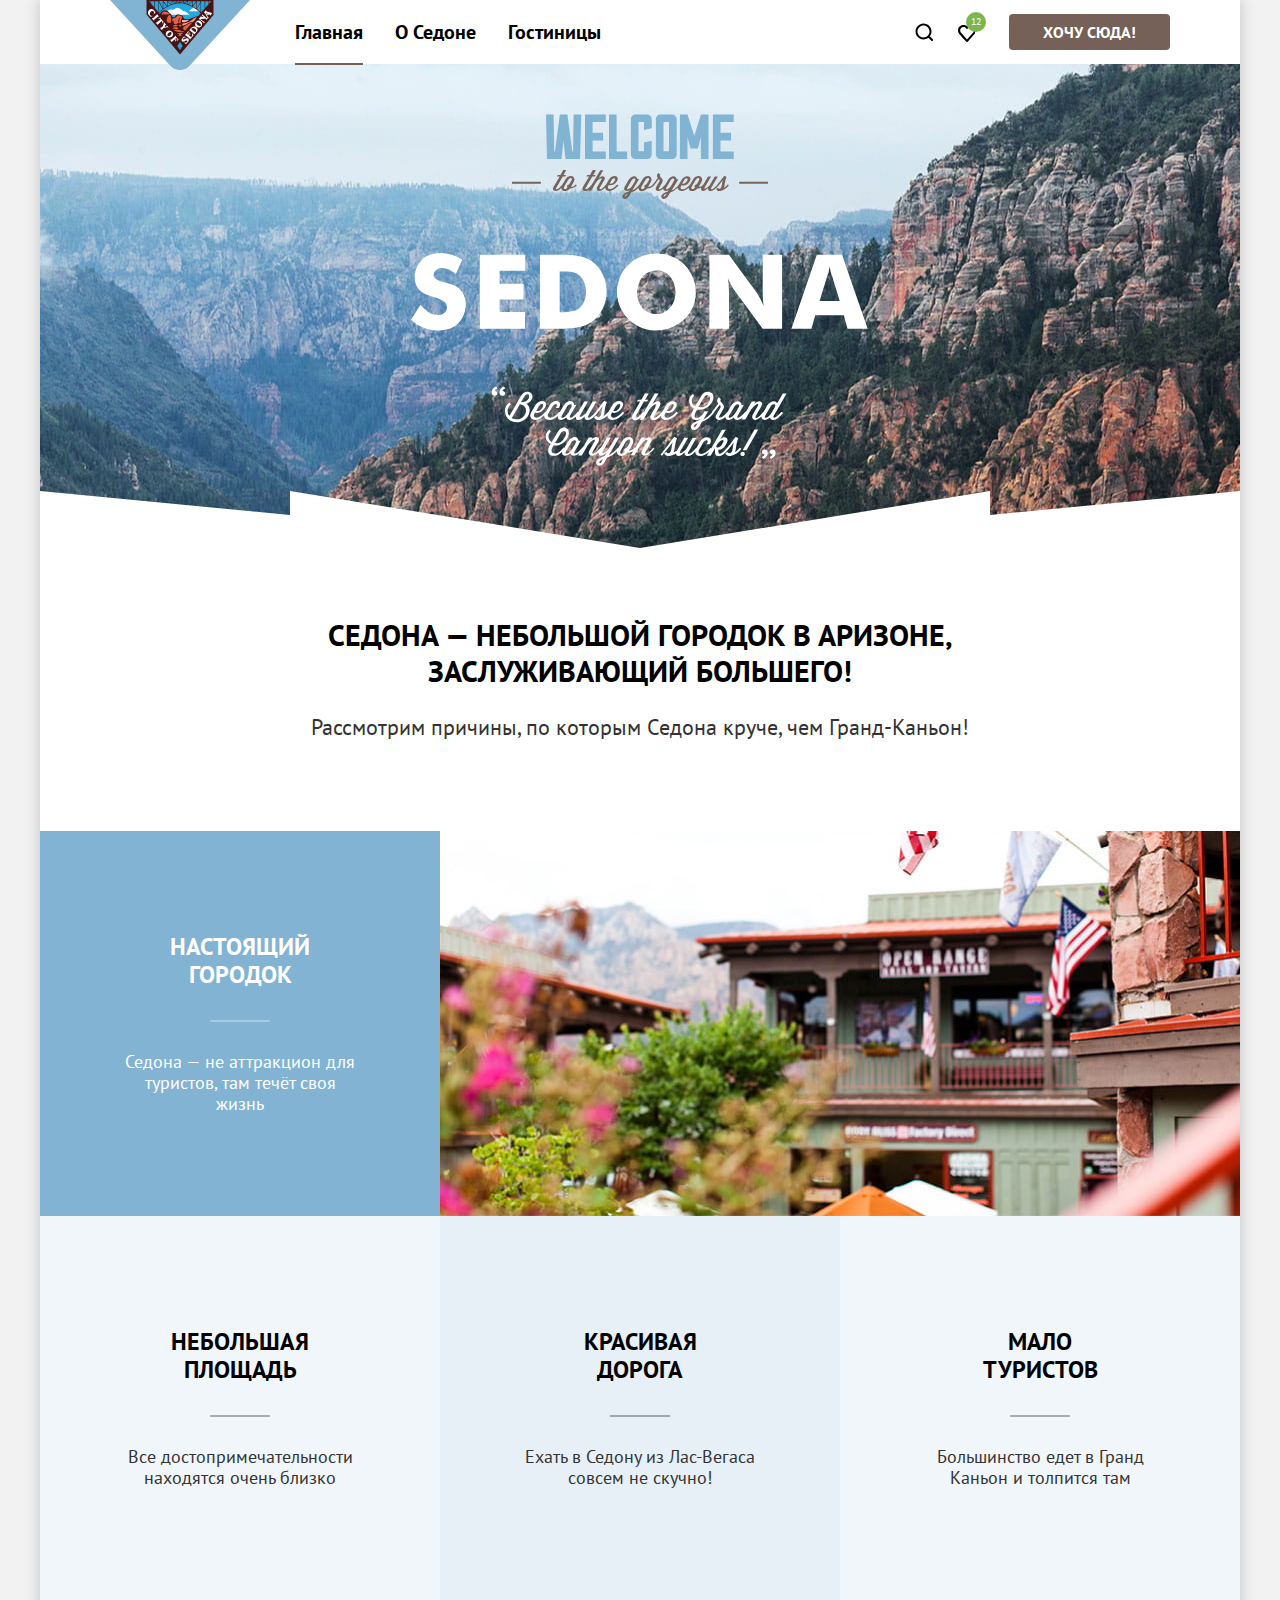
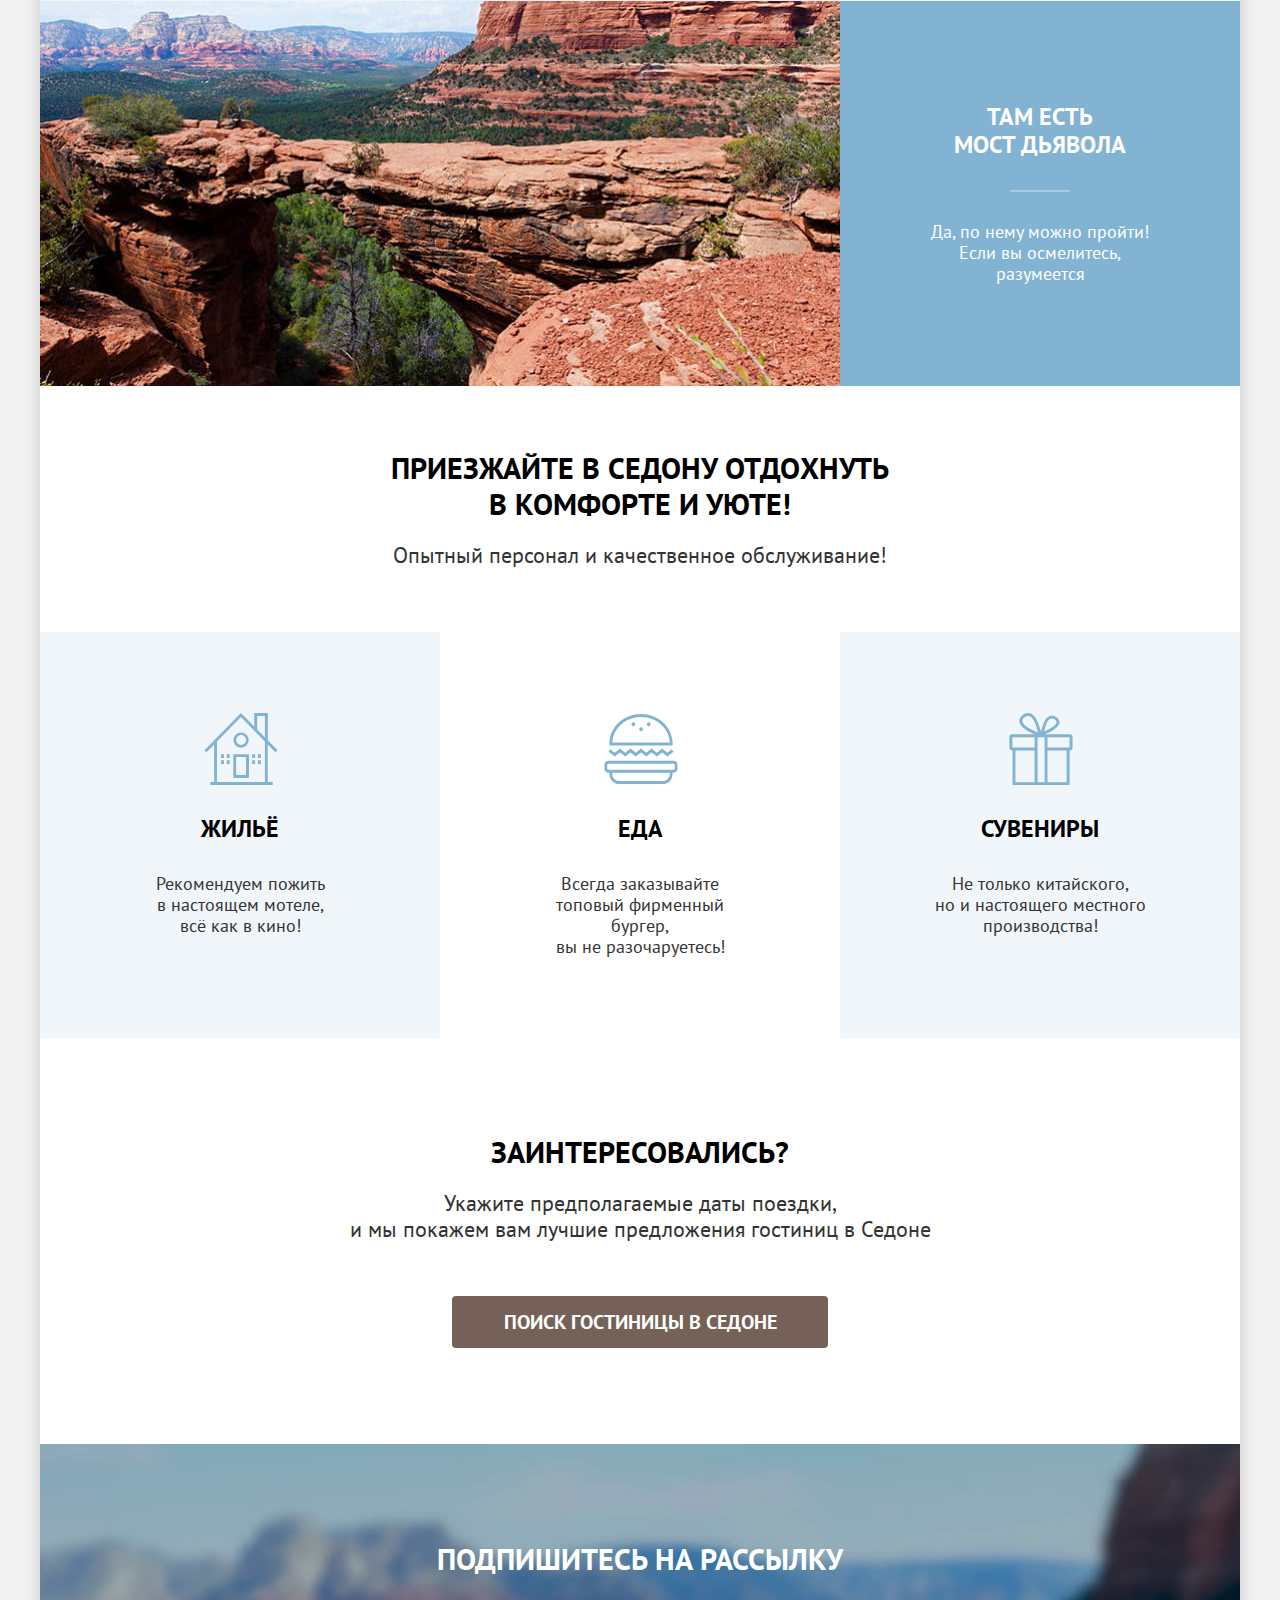
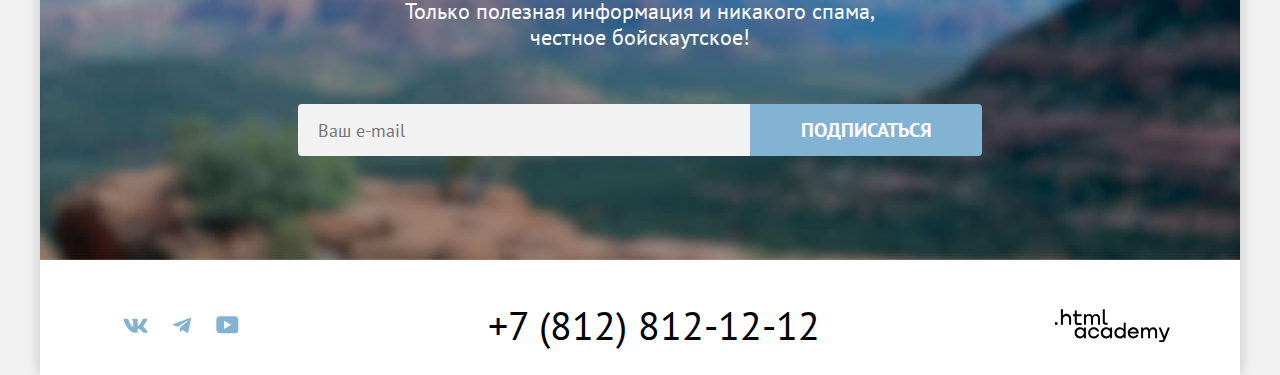
<file: index.html>
<!DOCTYPE html>
<html lang="ru">
  <head>
    <meta charset="utf-8">
    <title>Седона - городок в Аризоне</title>
    <link rel="icon" href="favicon.ico" sizes="32x32">
    <link rel="stylesheet" href="styles/styles.css">
  </head>

  <body>
    <div class="wrapper">

      <!-- Шапка -->
      <header class="header" data-test="header">
        <nav class="navigation">
          <a class="navigation-logo" href="index.html" aria-current="page">
            <img class="header-logo"  src="images/header/logo.svg" width="140" height="70" alt="Логотип City of Sedona.">
          </a>
          <ul class="navigation-list">
            <li class="navigation-item">
              <a class="navigation-link navigation-link-current" href="index.html" aria-current="page">Главная</a>
            </li>
            <li class="navigation-item">
              <a class="navigation-link" href="#">О Седоне</a>
            </li>
            <li class="navigation-item">
              <a class="navigation-link" href="catalog.html">Гостиницы</a>
            </li>
          </ul>
          <ul class="navigation-user-list">
            <li class="navigation-user-item-search">
              <a class="navigation-user-link" href="#">
                <span class="visually-hidden">Поиск</span>
                <svg class="header-user-item" width="18" height="18" viewBox="0 0 18 18" fill="currentColor" aria-hidden="true" focusable="false" xmlns="http://www.w3.org/2000/svg">
                  <path d="m18.5 17.008-3.7-3.68c1-1.292 1.7-2.983 1.7-4.872C16.5 4.08 12.9.5 8.5.5s-8 3.68-8 8.055c0 4.376 3.6 7.956 8 7.956 1.8 0 3.5-.597 4.9-1.69l3.7 3.679 1.4-1.492Zm-10-2.486c-3.3 0-6-2.685-6-5.967 0-3.282 2.7-5.967 6-5.967s6 2.685 6 5.967c0 3.282-2.7 5.967-6 5.967Z"/>
                </svg>
              </a>
            </li>
            <li class="navigation-user-item-favourites">
              <a class="navigation-user-link" href="#">
                <span class="visually-hidden">Отелей в избранном:</span>
                <svg class="header-user-item" width="18" height="19" viewBox="0 0 18 19" fill="currentColor" aria-hidden="true" focusable="false" xmlns="http://www.w3.org/2000/svg">
                  <path d="M9.9 19c-.3 0-.6-.1-.8-.4-5.4-6.1-6.7-7.5-7-7.9C1.4 9.8 1 8.6 1 7.4 1 4.4 3.4 2 6.5 2 7.8 2 9 2.5 10 3.3c1-.8 2.3-1.3 3.5-1.3 3 0 5.5 2.4 5.5 5.4 0 1.3-.5 2.5-1.3 3.4l-7 7.9c-.2.2-.4.3-.8.3Zm-6-9.5c.3.4 3.5 4 6.1 6.9l6.2-7c.5-.5.7-1.2.7-2 0-1.8-1.5-3.3-3.3-3.3-1 0-2 .5-2.7 1.3-.3.3-.6.4-.9.4-.3 0-.6-.2-.8-.4-.7-.8-1.7-1.3-2.7-1.3-1.8 0-3.3 1.5-3.3 3.3-.1.9.3 1.6.7 2.1-.1 0-.1 0 0 0Z"/>
                </svg>
                <output class="number-of-hearts">12</output>
              </a>
            </li>
          </ul>
          <a class="button header-button" href="#">Хочу сюда!</a>
        </nav>
      </header>

      <main class="main-index" data-test="main">
        <section class="hero" data-test="hero">

          <!--Главный заголовок -->
          <h1 class="visually-hidden">Город Седона</h1>

          <!-- Лого -->
          <img class="hero-logo" src="images/index/welcome.svg" width="458" height="352" alt="Welcome to the gorgeous Sedona, because the Grand Canyon sucks!">
        </section>

        <!-- Преимущества -->
        <section class="advantages" data-test="advantages">
          <h2 class="visually-hidden">Преимущества</h2>
          <div class="advantages-header">
            <p class="advantages-main-title">Седона — небольшой городок в Аризоне, заслуживающий большего!<p>
            <p class="advantages-main-description">Рассмотрим причины, по которым Седона круче, чем Гранд-Каньон!</p>
          </div>
          <ul class="advantages-list">
            <li class="advantages-item-block">
              <div class="advantages-item-content">
                <h3 class="advantages-title advantages-title-content">Настоящий городок</h3>
                <p class="advantages-description">Седона — не аттракцион для туристов, там течёт своя жизнь</p>
              </div>
              <img class="advantages-img" src="images/index/advantages-street.jpg" width="800" height="385" alt="Улица Седоны с домиками на фоне гор.">
            </li>
            <li class="advantages-item">
              <h3 class="advantages-title">Небольшая площадь</h3>
              <p class="advantages-description">Все достопримечательности находятся очень близко</p>
            </li>
            <li class="advantages-item">
              <h3 class="advantages-title">Красивая дорога</h3>
              <p class="advantages-description">Ехать в Седону из Лас-Вегаса совсем не скучно!</p>
            </li>
            <li class="advantages-item">
              <h3 class="advantages-title">Мало туристов</h3>
              <p class="advantages-description">Большинство едет в Гранд Каньон и толпится там</p>
            </li>
            <li class="advantages-item-block">
              <div class="advantages-item-content">
                <h3 class="advantages-title advantages-title-content">Там есть <br>мост дьявола</h3>
                <p class="advantages-description">Да, по нему можно пройти! Если вы осмелитесь, разумеется</p>
              </div>
              <img class="advantages-img" src="images/index/advantages-bridge.jpg" width="800" height="385" alt="Мост дьявола.">
            </li>
          </ul>
        </section>

        <!-- Популярные услуги -->
        <section class="services">
          <div class="services-header">
            <h2 class="services-main-title">Приезжайте в Седону отдохнуть в комфорте и уюте!</h2>
            <p class="services-main-description">Опытный персонал и качественное обслуживание!</p>
          </div>
          <ul class="services-list">
            <li class="services-item services-housing">
              <h3 class="services-title">Жильё</h3>
              <p class="services-description">Рекомендуем пожить <br>в настоящем мотеле, <br>всё как в кино!</p>
            </li>
            <li class="services-item services-food">
              <h3 class="services-title">Еда</h3>
              <p class="services-description">Всегда заказывайте <br>топовый фирменный бургер, <br>вы не разочаруетесь!</p>
            </li>
            <li class="services-item services-souvenirs">
              <h3 class="services-title">Сувениры</h3>
              <p class="services-description">Не только китайского, <br>но и настоящего местного производства!</p>
            </li>
          </ul>
        </section>

        <!-- Поиск гостиницы -->
        <section class="hotel-search" data-test="search">
          <div class="hotel-search-header">
            <h2 class="hotel-search-title">Заинтересовались?</h2>
            <p class="hotel-search-description">Укажите предполагаемые даты поездки, <br>и мы покажем вам лучшие предложения гостиниц в Седоне</p>
          </div>
          <button class="button search-button" name="hotel-search-button" type="button">Поиск гостиницы в Седоне</button>
        </section>

        <!-- Подписка на рассылку -->
        <section class="newsletter newsletter-background" data-test="subscribe">
          <div class="newsletter-header">
            <h2 class="newsletter-title newsletter-title-background">Подпишитесь на рассылку</h2>
            <p class="newsletter-description newsletter-description-background">Только полезная информация и никакого спама, честное бойскаутское!</p>
          </div>
          <form class="newsletter-form" action="https://echo.htmlacademy.ru/" method="post">
            <label for="newsletter-email" class="visually-hidden">Введите Ваш e-mail</label>
            <input class="newsletter-field" placeholder="Ваш e-mail" type="email" name="newsletter-email" id="newsletter-email" required>
            <button class="newsletter-button" type="submit">
              <span>Подписаться</span>
            </button>
          </form>
        </section>
      </main>

      <!-- Подвал -->
      <footer class="footer" data-test="footer">

        <!-- Социальные сети -->
        <section class="footer-social">
          <h2 class="visually-hidden">Социальные сети</h2>
          <ul class="footer-social-list">
            <li class="footer-social-item">
              <a class="footer-link" href="https://vk.com/htmlacademy" target="_blank" rel="noreferrer noopener">
                <span class="visually-hidden">ВКонтакте</span>
                <svg class="footer-social-icon" width="25" height="15" viewBox="0 0 25 15" fill="currentColor" aria-hidden="true" focusable="false" xmlns="http://www.w3.org/2000/svg">
                  <path fill-rule="evenodd" d="M24.12 1.8c.16-.54 0-.94-.8-.94H20.7c-.67 0-.98.34-1.15.73 0 0-1.33 3.2-3.22 5.27-.61.6-.9.8-1.23.8-.16 0-.41-.2-.41-.75v-5.1c0-.66-.19-.95-.74-.95H9.82c-.42 0-.67.3-.67.59 0 .62.95.76 1.04 2.51v3.8c0 .83-.15.98-.48.98-.9 0-3.06-3.2-4.34-6.88-.25-.72-.5-1-1.18-1H1.57c-.75 0-.9.34-.9.73 0 .68.89 4.07 4.14 8.55 2.17 3.06 5.23 4.72 8 4.72 1.68 0 1.88-.37 1.88-1v-2.32c0-.74.16-.88.7-.88.38 0 1.05.19 2.6 1.66 1.79 1.75 2.08 2.54 3.08 2.54h2.63c.75 0 1.12-.37.9-1.1-.23-.72-1.08-1.77-2.2-3.02-.62-.71-1.54-1.48-1.82-1.86-.39-.5-.28-.71 0-1.15 0 0 3.2-4.42 3.54-5.93Z" clip-rule="evenodd"/>
                </svg>
              </a>
            </li>
            <li class="footer-social-item">
              <a class="footer-link" href="https://t.me/htmlacademy" target="_blank" rel="noreferrer noopener">
                <span class="visually-hidden">Telegram</span>
                <svg class="footer-social-icon" width="18" height="17" viewBox="0 0 18 17" fill="currentColor" aria-hidden="true" focusable="false" xmlns="http://www.w3.org/2000/svg">
                  <path d="M16.79.96.84 7.1c-1.09.44-1.08 1.05-.2 1.32l4.1 1.28 9.47-5.98c.44-.27.85-.13.52.17l-7.68 6.93-.28 4.22c.41 0 .6-.2.83-.41l1.99-1.94 4.13 3.06c.77.42 1.31.2 1.5-.71l2.72-12.8c.28-1.1-.43-1.61-1.16-1.28Z"/>
                </svg>
              </a>
            </li>
            <li class="footer-social-item">
              <a class="footer-link" href="https://www.youtube.com/user/htmlacademyru" target="_blank" rel="noreferrer noopener">
                <span class="visually-hidden">YouTube</span>
                <svg class="footer-social-icon" width="23" height="18" viewBox="0 0 23 18" fill="currentColor" aria-hidden="true" focusable="false" xmlns="http://www.w3.org/2000/svg">
                  <path d="M18.94.356H3.507C1.647.356.333 1.95.333 3.756V13.85c0 1.913 1.314 3.506 3.174 3.506H19.16c1.642 0 3.174-1.593 3.174-3.4v-10.2c-.219-1.806-1.532-3.4-3.393-3.4ZM7.995 12.894V4.819l7.333 4.037-7.333 4.038Z"/>
                </svg>
              </a>
            </li>
          </ul>
        </section>

        <!-- Контакты -->
        <section class="footer-contacts">
          <h2 class="visually-hidden">Контакты</h2>
          <address class="footer-contacts-address">
            <a class="footer-contacts-address-phone" href="tel:+78128121212">+7 (812) 812-12-12</a>
          </address>
        </section>

        <!-- Разработчик -->
        <section class="developer">
          <h2 class="visually-hidden">Разработчик данного сайта</h2>
          <a class="academy-logo" href="https://htmlacademy.ru/intensive/htmlcss" target="_blank" rel="noreferrer noopener">
            <span class="visually-hidden">HTML Academy</span>
            <svg class="footer-logo" width="115" height="33" viewBox="0 0 115 33" fill="currentColor" aria-hidden="true" focusable="false" xmlns="http://www.w3.org/2000/svg">
              <path d="M0 13.256v2.6h2.5v-2.6H0Zm11.6-8.4c-1.6 0-2.8.7-3.6 1.7h-.1v-6.2h-2v15.5h2v-5.3c0-2.1 1.3-3.6 3.3-3.6 1.8 0 2.9 1.4 2.9 3.2v5.7h2v-6.1c.1-3-1.8-4.9-4.5-4.9Zm15 .3h-4.8v-3.7h-2v3.8h-1.9v2h1.9v6c0 1.7 1 2.7 2.7 2.7h4.1v-2h-3.7c-.7 0-1.1-.4-1.1-1.1v-5.7h4.8v-2Zm14.5-.2c-1.6 0-2.9.8-3.5 2.1h-.1c-.6-1.2-1.8-2.1-3.4-2.1-1.4 0-2.5.8-3.1 1.8h-.1v-1.6H29v10.6h2v-5.4c0-2 1-3.5 2.6-3.5 1.5 0 2.4 1 2.4 2.6v6.3h2v-5.6c0-2.4 1.4-3.3 2.6-3.3 1.5 0 2.4 1 2.4 2.6v6.3h2v-6.5c.1-2.5-1.4-4.3-3.9-4.3Zm6.7 8.1c0 1.7 1 2.7 2.8 2.7h2v-2h-1.7c-.7 0-1.1-.4-1.1-1.1V.356h-2v12.7Zm-18.9 7c-.9-1.1-2.2-1.8-3.9-1.8-3.1 0-5.4 2.3-5.4 5.6s2.3 5.6 5.4 5.6c1.8 0 3-.8 3.8-1.9h.1v1.6h2v-10.6h-2v1.5Zm-3.6 7.4c-2.2 0-3.6-1.6-3.6-3.6s1.4-3.6 3.6-3.6 3.6 1.6 3.6 3.6c0 1.9-1.4 3.6-3.6 3.6Zm18.9-5.1c-.5-2.4-2.6-4.1-5.4-4.1-3.4 0-5.6 2.5-5.6 5.6 0 3.1 2.2 5.6 5.6 5.6 2.8 0 4.9-1.8 5.4-4.2h-2.1c-.4 1.3-1.7 2.3-3.3 2.3-2.2 0-3.6-1.6-3.6-3.6s1.4-3.6 3.6-3.6c1.6 0 2.8 1 3.3 2.2h2.1v-.2Zm10.9-2.3c-.9-1.1-2.2-1.8-3.9-1.8-3.1 0-5.4 2.3-5.4 5.6s2.3 5.6 5.4 5.6c1.8 0 3-.8 3.8-1.9h.1v1.6h2v-10.6h-2v1.5Zm-3.6 7.4c-2.2 0-3.6-1.6-3.6-3.6s1.4-3.6 3.6-3.6 3.6 1.6 3.6 3.6c0 1.9-1.5 3.6-3.6 3.6Zm17.2-7.3c-.9-1.1-2.2-1.9-3.9-1.9-3.1 0-5.4 2.3-5.4 5.6s2.2 5.6 5.4 5.6c1.7 0 3-.8 3.8-1.8h.1v1.5h2v-15.4h-2v6.4Zm-3.6 7.3c-2.2 0-3.6-1.6-3.6-3.6s1.4-3.6 3.6-3.6 3.6 1.6 3.6 3.6c-.1 2-1.5 3.6-3.6 3.6Zm13.2-9.2c-3.3 0-5.5 2.5-5.5 5.6 0 3 2.1 5.6 5.5 5.6 2.5 0 4.5-1.3 5.2-3.6h-2.1c-.5 1-1.6 1.6-3 1.6-1.9 0-3.3-1.3-3.4-2.9h8.8c.2-3.6-2-6.3-5.5-6.3Zm0 1.9c1.7 0 3 1 3.3 2.6h-6.5c.3-1.5 1.5-2.6 3.2-2.6Zm19.9-1.9c-1.6 0-2.9.8-3.6 2h-.1c-.6-1.2-1.8-2-3.4-2-1.4 0-2.5.7-3.1 1.8v-1.5h-1.9v10.6h2v-5.4c0-2 1-3.4 2.6-3.5 1.5 0 2.4 1 2.4 2.6v6.3h2v-5.6c0-2.4 1.4-3.3 2.6-3.3 1.5 0 2.4 1 2.4 2.6v6.3h2v-6.5c.1-2.6-1.4-4.4-3.9-4.4Zm11.2 9.1-3.6-8.9h-2.2l4.8 11.6c-.3.9-.7 1.2-1.7 1.2h-2.5v2h2.5c1.8 0 2.8-.8 3.5-2.6l4.7-12.2h-2.1l-3.4 8.9Z"/>
            </svg>
          </a>
        </section>
      </footer>

      <!-- Модальное окно -->
      <div class="modal-container modal-container-close">
        <div class="modal">

          <!-- Кнопка закрытия модального окна -->
          <button class="modal-close-button">
            <span class="visually-hidden">Закрыть</span>
          </button>

          <!-- Главный заголовок модального окна -->
          <section class="modal-content">
            <h2 class="modal-title">Поиск гостиницы в Седоне</h2>
          </section>

          <!-- Форма -->
          <form class="modal-form" action="https://echo.htmlacademy.ru/" method="get">
            <div class="field-group arrival-date">
              <label class="arrival-date-label" for="date-arrival">Дата заезда:</label>
              <input class="modal-content-input input-img" type="text" id="date-arrival" name="date-arrival" placeholder="Укажите дату заезда" value="27 апреля 2020" required>
              <span class="date-text date-text-mistake">Мы не можем отправить вас в прошлое.</span>
            </div>
            <div class="field-group departure-date">
              <label class="departure-date-label" for="date-departure">Дата выезда:</label>
              <input class="modal-content-input input-img" type="text" id="date-departure" name="date-departure" placeholder="Укажите дату выезда" value="1 сентября 2021" required>
              <span class="date-text">На эти даты есть свободные номера. Пока есть.</span>
            </div>

            <div class="visiting">
              <div class="visiting-group-adults">
                <label class="visiting-title-adults" for="visiting-group-adults">Взрослые:</label>
                <div class="quantity">
                  <button class="quantity-button quantity-button-minus" type="button">
                    <span class="visually-hidden">Уменьшить количество</span>
                    <svg class="minus" xmlns="http://www.w3.org/2000/svg" width="14" height="2" fill="currentColor" viewBox="0 0 14 2">
                      <path  d="M0 0v2h14V0H0Z"/>
                    </svg>
                  </button>
                  <input class="quantity-field" type="number" id="visiting-group-adults" name="visiting-group-adults" placeholder="0" value="2" min="1" step="1">
                  <button class="quantity-button quantity-button-plus" type="button">
                    <span class="visually-hidden">Увеличить количество</span>
                    <svg class="plus" width="14" height="14" viewBox="0 0 14 14" fill="currentColor" xmlns="http://www.w3.org/2000/svg">
                      <path d="M14 6H8V0H6v6H0v2h6v6h2V8h6V6Z"/>
                    </svg>
                  </button>
                </div>
              </div>

              <div class="visiting-group-children">
                <div class="visiting-group-children-wrapper">
                  <label class="visiting-title-children" for="visiting-group-children">Дети:</label>
                  <button class="information-children" type="button">
                    <span class="information-text-children">
                      Укажите количество детей, которые будут с вами, возраст которых от 6 до 18 лет. Дети до 6 лет размещаются бесплатно.
                    </span>
                  </button>
                </div>

                <div class="quantity">
                  <button class="quantity-button quantity-button-minus" type="button">
                    <span class="visually-hidden">Уменьшить количество</span>
                    <svg  class="minus" xmlns="http://www.w3.org/2000/svg" width="14" height="2" fill="currentColor" viewBox="0 0 14 2">
                      <path  d="M0 0v2h14V0H0Z"/>
                    </svg>
                  </button>
                  <input class="quantity-field" type="number" id="visiting-group-children" name="visiting-group-children" placeholder="0" value="2" min="1" step="1">
                  <button class="quantity-button quantity-button-plus" type="button">
                    <span class="visually-hidden">Увеличить количество</span>
                    <svg class="plus" width="14" height="14" viewBox="0 0 14 14" fill="currentColor" xmlns="http://www.w3.org/2000/svg">
                      <path d="M14 6H8V0H6v6H0v2h6v6h2V8h6V6Z"/>
                    </svg>
                  </button>
                </div>
              </div>
            </div>

            <!-- Кнопка поиска -->
            <button class="modal-button-search" type="submit">Найти</button>
          </form>
        </div>
      </div>
    </div>
  </body>
</html>
</file>
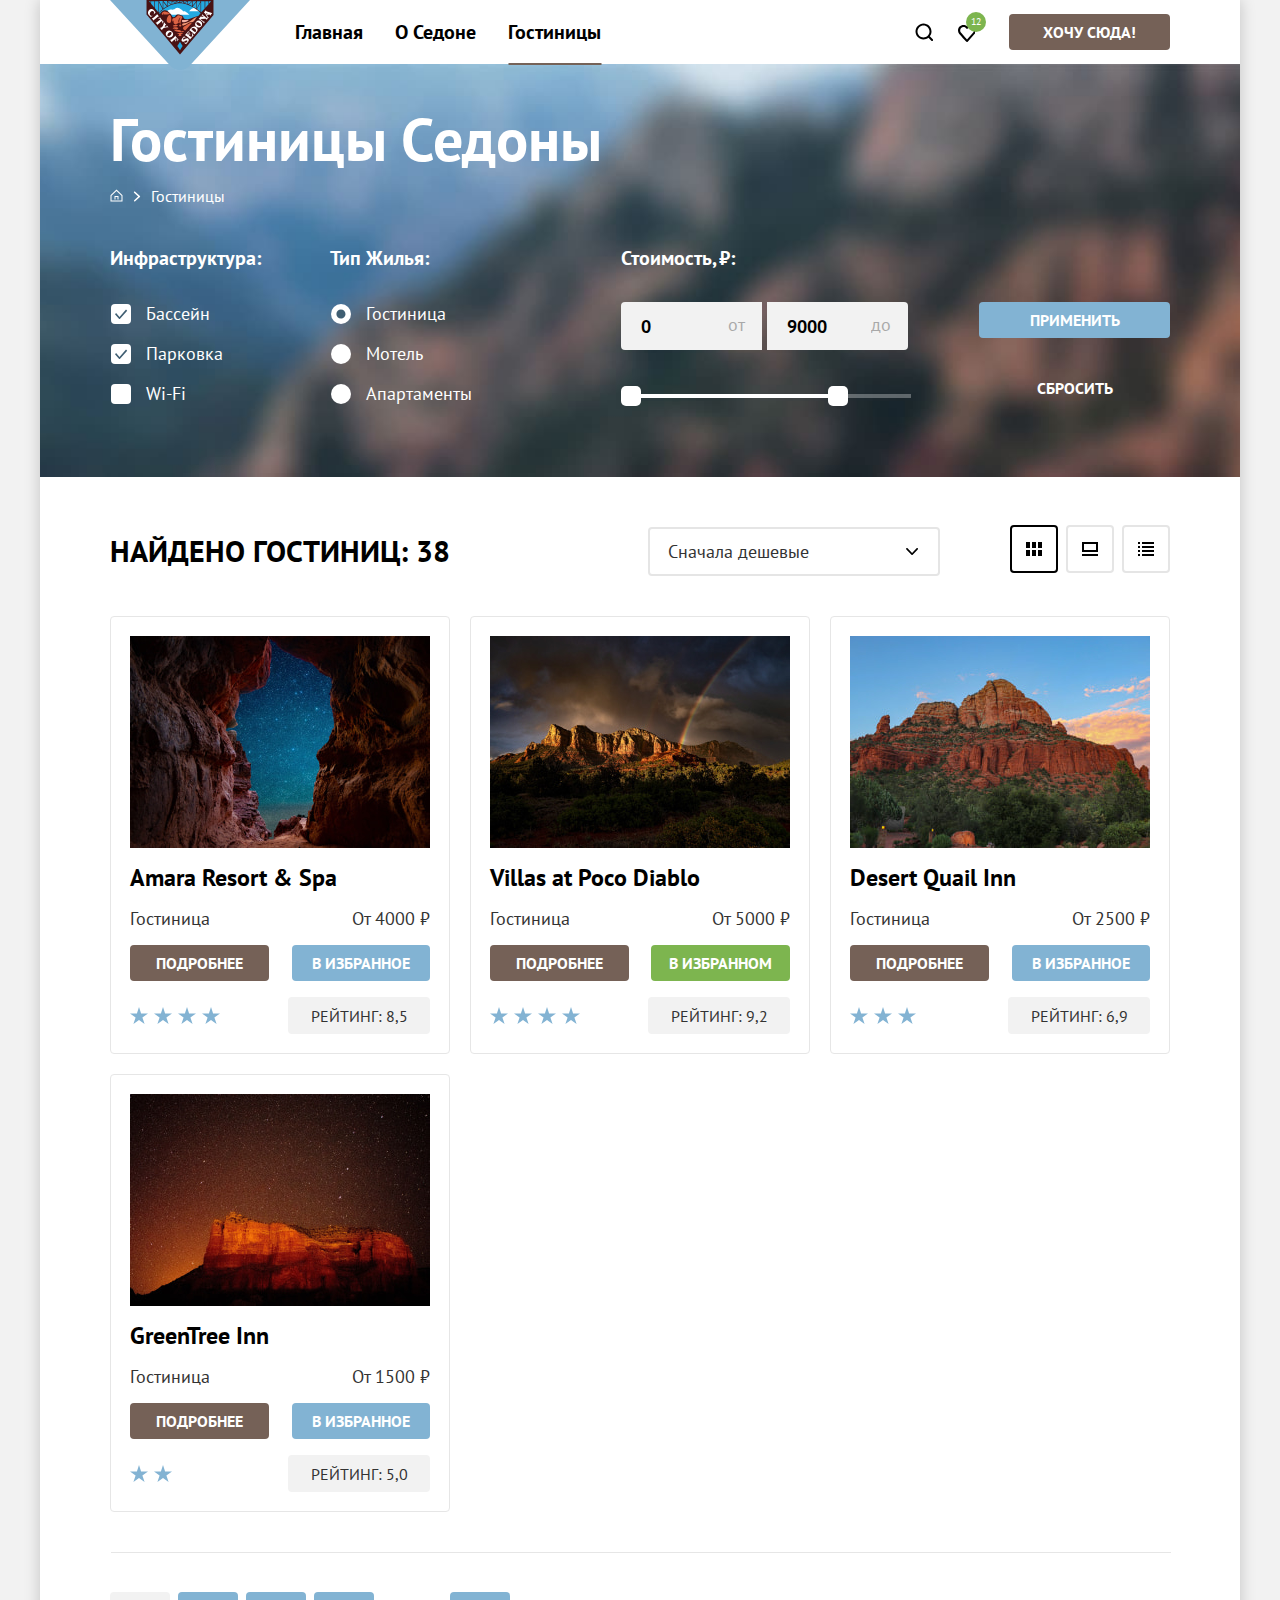
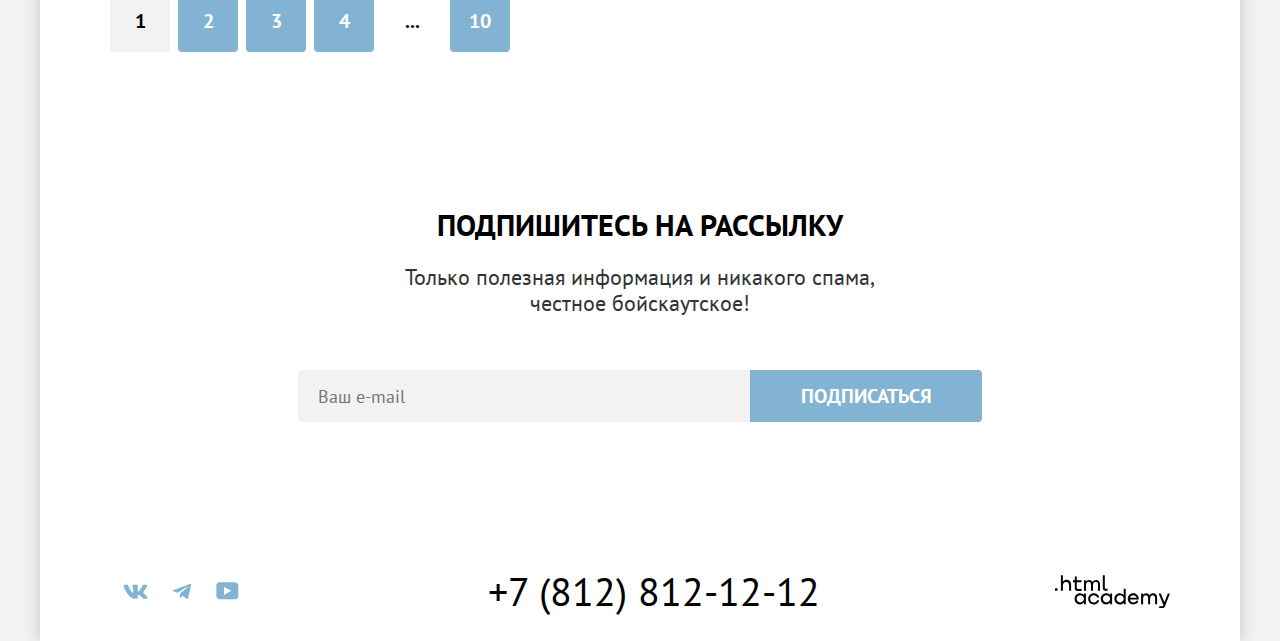
<file: catalog.html>
<!DOCTYPE html>
<html lang="ru">
  <head>
    <meta charset="utf-8">
    <title>Гостиницы Седоны</title>
    <link rel="icon" href="favicon.ico" sizes="32x32">
    <link rel="stylesheet" href="styles/styles.css">
  </head>

  <body>
    <div class="wrapper">

      <!-- Шапка -->
      <header class="header" data-test="header">
        <nav class="navigation">
          <a class="navigation-logo" href="index.html">
            <img class="header-logo"  src="images/header/logo.svg" width="140" height="70" alt="Логотип City of Sedona.">
          </a>
          <ul class="navigation-list">
            <li class="navigation-item">
              <a class="navigation-link" href="index.html">Главная</a>
            </li>
            <li class="navigation-item">
              <a class="navigation-link" href="#">О Седоне</a>
            </li>
            <li class="navigation-item">
              <a class="navigation-link navigation-link-current" aria-current="page">Гостиницы</a>
            </li>
          </ul>
          <ul class="navigation-user-list">
            <li class="navigation-user-item-search">
              <a class="navigation-user-link" href="#">
                <span class="visually-hidden">Поиск</span>
                <svg class="header-user-item" width="18" height="18" viewBox="0 0 18 18" fill="currentColor" aria-hidden="true" focusable="false" xmlns="http://www.w3.org/2000/svg">
                  <path d="m18.5 17.008-3.7-3.68c1-1.292 1.7-2.983 1.7-4.872C16.5 4.08 12.9.5 8.5.5s-8 3.68-8 8.055c0 4.376 3.6 7.956 8 7.956 1.8 0 3.5-.597 4.9-1.69l3.7 3.679 1.4-1.492Zm-10-2.486c-3.3 0-6-2.685-6-5.967 0-3.282 2.7-5.967 6-5.967s6 2.685 6 5.967c0 3.282-2.7 5.967-6 5.967Z"/>
                </svg>
              </a>
            </li>
            <li class="navigation-user-item-favourites">
              <a class="navigation-user-link" href="#">
                <span class="visually-hidden">Отелей в избранном:</span>
                <svg class="header-user-item" width="18" height="19" viewBox="0 0 18 19" fill="currentColor" aria-hidden="true" focusable="false" xmlns="http://www.w3.org/2000/svg">
                  <path d="M9.9 19c-.3 0-.6-.1-.8-.4-5.4-6.1-6.7-7.5-7-7.9C1.4 9.8 1 8.6 1 7.4 1 4.4 3.4 2 6.5 2 7.8 2 9 2.5 10 3.3c1-.8 2.3-1.3 3.5-1.3 3 0 5.5 2.4 5.5 5.4 0 1.3-.5 2.5-1.3 3.4l-7 7.9c-.2.2-.4.3-.8.3Zm-6-9.5c.3.4 3.5 4 6.1 6.9l6.2-7c.5-.5.7-1.2.7-2 0-1.8-1.5-3.3-3.3-3.3-1 0-2 .5-2.7 1.3-.3.3-.6.4-.9.4-.3 0-.6-.2-.8-.4-.7-.8-1.7-1.3-2.7-1.3-1.8 0-3.3 1.5-3.3 3.3-.1.9.3 1.6.7 2.1-.1 0-.1 0 0 0Z"/>
                </svg>
                <output class="number-of-hearts">12</output>
              </a>
            </li>
          </ul>
          <a class="button header-button" href="#">Хочу сюда!</a>
        </nav>
      </header>

      <main class="main-catalog" data-test="main">
        <div class="catalog-background">
          <!-- Шапка каталога -->
          <header class="catalog-filter-header">
            <h1 class="catalog-header-title">Гостиницы Седоны</h1>
            <ul class="breadcrumbs">
              <li class="breadcrumbs-item">
                <a class="breadcrumbs-link breadcrumbs-link-home" href="index.html">
                  <span class="visually-hidden">Главная</span>
                </a>
              </li>
              <li class="breadcrumbs-item">
                <a class="breadcrumbs-link" aria-current="page">Гостиницы</a>
              </li>
            </ul>
          </header>

          <section class="catalog-hotels" data-test="filter">
            <h2 class="visually-hidden">Выбор критериев отеля</h2>

            <!-- Фильтрация -->
            <form class="catalog-filter" action="https://echo.htmlacademy.ru/" method="get">
              <fieldset class="catalog-filter-group">
                <legend class="catalog-filter-title">Инфраструктура:</legend>
                <ul class="catalog-filter-list">
                  <li class="catalog-filter-item">
                    <label class="control">
                      <input class="control-input visually-hidden" type="checkbox" name="swimming-pool" checked>
                      <span class="catalog-mark"></span>
                      <span class="catalog-input-title">Бассейн</span>
                    </label>
                  </li>
                  <li class="catalog-filter-item">
                    <label class="control">
                      <input class="control-input visually-hidden" type="checkbox" name="parking" checked>
                      <span class="catalog-mark"></span>
                      <span class="catalog-input-title">Парковка</span>
                    </label>
                  </li>
                  <li class="catalog-filter-item">
                    <label class="control">
                      <input class="control-input visually-hidden" type="checkbox" name="wi-fi">
                      <span class="catalog-mark"></span>
                      <span class="catalog-input-title">Wi-Fi</span>
                    </label>
                  </li>
                </ul>
              </fieldset>

              <fieldset class="catalog-filter-group">
                <legend class="catalog-filter-title">Тип жилья:</legend>
                <ul class="catalog-filter-list">
                  <li class="catalog-filter-item">
                    <label class="control">
                      <input class="control-input visually-hidden" type="radio" name="type-of-housing" value="hotel" checked>
                      <span class="catalog-mark"></span>
                      <span class="catalog-input-title">Гостиница</span>
                    </label>
                  </li>
                  <li class="catalog-filter-item">
                    <label class="control">
                      <input class="control-input visually-hidden" type="radio" name="type-of-housing" value="motel">
                      <span class="catalog-mark"></span>
                      <span class="catalog-input-title">Мотель</span>
                    </label>
                  </li>
                  <li class="catalog-filter-item">
                    <label class="control">
                      <input class="control-input visually-hidden" type="radio" name="type-of-housing" value="apartments">
                      <span class="catalog-mark"></span>
                      <span class="catalog-input-title">Апартаменты</span>
                    </label>
                  </li>
                </ul>
              </fieldset>

              <fieldset class="catalog-filter-group range-filter">
                <legend class="catalog-filter-title filter-cost">Стоимость, <span>₽:</span></legend>
                <div class="cost-wrapper">
                  <label class="control-cost">
                    <input class="control-input-cost left-cost" placeholder="0" type="number" value="0" name="min-price">
                    <span class="cost-text">от</span>
                  </label>
                  <label class="control-cost">
                    <input class="control-input-cost right-cost" placeholder="9000" type="number" value="9000" name="max-price">
                    <span class="cost-text">до</span>
                  </label>
                  <div class="range-scale">
                    <div class="range-bar" style="left: 0; width: 207px">
                      <button class="range-toggle toggle-min" type="button">
                        <span class="visually-hidden">Изменить минимальную цену</span>
                      </button>
                      <button class="range-toggle toggle-max" type="button">
                        <span class="visually-hidden">Изменить максимальную цену</span>
                      </button>
                    </div>
                  </div>
                </div>
              </fieldset>
              <div class="catalog-filter-group-buttons">
                <button class="button filter-button-apply" type="submit">Применить</button>
                <button class="button filter-button-reset" type="reset">Сбросить</button>
              </div>
            </form>
          </section>
        </div>

        <!-- Сортировка -->
        <section class="catalog" data-test="catalog">
          <header class="catalog-header">
            <h2 class="catalog-main-title">Найдено гостиниц: <span>38</span></h2>
            <select class="select-control" aria-label="Сортировка">
              <option value="cheap">Сначала дешевые</option>
              <option value="popular">Сначала популярные</option>
              <option value="expensive">Сначала дорогие</option>
            </select>
            <ul class="catalog-header-list">
              <li class="catalog-header-item">
                <a class="button-show button-show-tile button-show-current" href="catalog.html?view=tile">
                  <span class="visually-hidden">Показать таблицей</span>
                </a>
              </li>
              <li class="catalog-header-item">
                <a class="button-show button-show-card" href="catalog.html?view=card">
                  <span class="visually-hidden">Показать по одной карточке</span>
                </a>
              </li>
              <li class="catalog-header-item">
                <a class="button-show button-show-list" href="catalog.html?view=list">
                  <span class="visually-hidden">Показать списком</span>
                </a>
              </li>
            </ul>
          </header>

          <!-- Список гостиниц -->
          <ul class="catalog-list">
            <li class="catalog-card">
              <a class="catalog-card-link" href="#">
                <img class="catalog-card-image" src="images/catalog/hotel-1.jpg" width="300" height="212" alt="Ущелье с видом на звёзды.">
                <h3 class="catalog-card-title">Amara Resort & Spa</h3>
              </a>
              <div class="catalog-card-block">
                <p class="hotel-type">Гостиница</p>
                <p class="hotel-price">От <span>4000 ₽</span></p>
              </div>
              <div class="catalog-card-block">
                <a class="button button-more" href="#">Подробнее</a>
                <button class="button button-add" type="button" name="button">В избранное</button>
              </div>
              <div class="catalog-card-block">
                <span class="visually-hidden">4 звезды</span>
                <ul class="hotel-stars-list" aria-hidden="true">
                  <li class="hotel-star-item"></li>
                  <li class="hotel-star-item"></li>
                  <li class="hotel-star-item"></li>
                  <li class="hotel-star-item"></li>
                </ul>
                <span class="rating">Рейтинг: 8,5</span>
              </div>
            </li>
            <li class="catalog-card">
              <a class="catalog-card-link" href="#">
                <img class="catalog-card-image" src="images/catalog/hotel-2.jpg" width="300" height="212" alt="Гора с радугой.">
                <h3 class="catalog-card-title">Villas at Poco Diablo</h3>
              </a>
              <div class="catalog-card-block">
                <p class="hotel-type">Гостиница</p>
                <p class="hotel-price">От <span>5000 ₽</span></p>
              </div>
              <div class="catalog-card-block">
                <a class="button button-more" href="#">Подробнее</a>
                <button class="button favourites-button" type="button" name="button">В избранном</button>
              </div>
              <div class="catalog-card-block">
                <span class="visually-hidden">4 звезды</span>
                <ul class="hotel-stars-list" aria-hidden="true">
                  <li class="hotel-star-item"></li>
                  <li class="hotel-star-item"></li>
                  <li class="hotel-star-item"></li>
                  <li class="hotel-star-item"></li>
                </ul>
                <span class="rating">Рейтинг: 9,2</span>
              </div>
            </li>
            <li class="catalog-card">
              <a class="catalog-card-link" href="#">
                <img class="catalog-card-image" src="images/catalog/hotel-3.jpg" width="300" height="212" alt="Гора в пустыне.">
                <h3 class="catalog-card-title">Desert Quail Inn</h3>
              </a>
              <div class="catalog-card-block">
                <p class="hotel-type">Гостиница</p>
                <p class="hotel-price">От <span>2500 ₽</span></p>
              </div>
              <div class="catalog-card-block">
                <a class="button button-more" href="#">Подробнее</a>
                <button class="button button-add" type="button" name="button">В избранное</button>
              </div>
              <div class="catalog-card-block">
                <span class="visually-hidden">3 звезды</span>
                <ul class="hotel-stars-list" aria-hidden="true">
                  <li class="hotel-star-item"></li>
                  <li class="hotel-star-item"></li>
                  <li class="hotel-star-item"></li>
                </ul>
                <span class="rating">Рейтинг: 6,9</span>
              </div>
            </li>
            <li class="catalog-card">
              <a class="catalog-card-link" href="#">
                <img class="catalog-card-image" src="images/catalog/hotel-4.jpg" width="300" height="212" alt="Гора на фоне звёздного неба.">
                <h3 class="catalog-card-title">GreenTree Inn</h3>
              </a>
              <div class="catalog-card-block">
                <p class="hotel-type">Гостиница</p>
                <p class="hotel-price">От <span>1500 ₽</span></p>
              </div>
              <div class="catalog-card-block">
                <a class="button button-more" href="#">Подробнее</a>
                <button class="button button-add" type="button" name="button">В избранное</button>
              </div>
              <div class="catalog-card-block">
                <span class="visually-hidden">2 звезды</span>
                <ul class="hotel-stars-list" aria-hidden="true">
                  <li class="hotel-star-item"></li>
                  <li class="hotel-star-item"></li>
                </ul>
                <span class="rating">Рейтинг: 5,0</span>
              </div>
            </li>
          </ul>

          <!-- Пагинация -->
          <ul class="pagination-list">
            <li class="pagination-item pagination-current">
              <a class="pagination-link">1</a>
            </li>
            <li class="pagination-item">
              <a class="pagination-link" href="#">2</a>
            </li>
            <li class="pagination-item">
              <a class="pagination-link" href="#">3</a>
            </li>
            <li class="pagination-item">
              <a class="pagination-link" href="#">4</a>
            </li>
            <li class="pagination-item pagination-ellipsis">
              <a class="pagination-link">...</a>
            </li>
            <li class="pagination-item">
              <a class="pagination-link" href="#">10</a>
            </li>
          </ul>
        </section>

        <!-- Подписка на рассылку -->
        <section class="newsletter" data-test="subscribe">
          <div class="newsletter-header">
            <h2 class="newsletter-title">Подпишитесь на рассылку</h2>
            <p class="newsletter-description">Только полезная информация и никакого спама, честное бойскаутское!</p>
          </div>
          <form class="newsletter-form" action="https://echo.htmlacademy.ru/" method="post">
            <label for="newsletter-email" class="visually-hidden">Введите Ваш e-mail</label>
            <input class="newsletter-field" placeholder="Ваш e-mail" type="email" name="newsletter-email" id="newsletter-email" required>
            <button class="newsletter-button" type="submit">
              <span>Подписаться</span>
            </button>
          </form>
        </section>
      </main>

      <!-- Подвал -->
      <footer class="footer" data-test="footer">

        <!-- Социальные сети -->
        <section class="footer-social">
          <h2 class="visually-hidden">Социальные сети</h2>
          <ul class="footer-social-list">
            <li class="footer-social-item">
              <a class="footer-link" href="https://vk.com/htmlacademy" target="_blank" rel="noreferrer noopener">
                <span class="visually-hidden">ВКонтакте</span>
                <svg class="footer-social-icon" width="25" height="15" viewBox="0 0 25 15" fill="currentColor" aria-hidden="true" focusable="false" xmlns="http://www.w3.org/2000/svg">
                  <path fill-rule="evenodd" d="M24.12 1.8c.16-.54 0-.94-.8-.94H20.7c-.67 0-.98.34-1.15.73 0 0-1.33 3.2-3.22 5.27-.61.6-.9.8-1.23.8-.16 0-.41-.2-.41-.75v-5.1c0-.66-.19-.95-.74-.95H9.82c-.42 0-.67.3-.67.59 0 .62.95.76 1.04 2.51v3.8c0 .83-.15.98-.48.98-.9 0-3.06-3.2-4.34-6.88-.25-.72-.5-1-1.18-1H1.57c-.75 0-.9.34-.9.73 0 .68.89 4.07 4.14 8.55 2.17 3.06 5.23 4.72 8 4.72 1.68 0 1.88-.37 1.88-1v-2.32c0-.74.16-.88.7-.88.38 0 1.05.19 2.6 1.66 1.79 1.75 2.08 2.54 3.08 2.54h2.63c.75 0 1.12-.37.9-1.1-.23-.72-1.08-1.77-2.2-3.02-.62-.71-1.54-1.48-1.82-1.86-.39-.5-.28-.71 0-1.15 0 0 3.2-4.42 3.54-5.93Z" clip-rule="evenodd"/>
                </svg>
              </a>
            </li>
            <li class="footer-social-item">
              <a class="footer-link" href="https://t.me/htmlacademy" target="_blank" rel="noreferrer noopener">
                <span class="visually-hidden">Telegram</span>
                <svg class="footer-social-icon" width="18" height="17" viewBox="0 0 18 17" fill="currentColor" aria-hidden="true" focusable="false" xmlns="http://www.w3.org/2000/svg">
                  <path d="M16.79.96.84 7.1c-1.09.44-1.08 1.05-.2 1.32l4.1 1.28 9.47-5.98c.44-.27.85-.13.52.17l-7.68 6.93-.28 4.22c.41 0 .6-.2.83-.41l1.99-1.94 4.13 3.06c.77.42 1.31.2 1.5-.71l2.72-12.8c.28-1.1-.43-1.61-1.16-1.28Z"/>
                </svg>
              </a>
            </li>
            <li class="footer-social-item">
              <a class="footer-link" href="https://www.youtube.com/user/htmlacademyru" target="_blank" rel="noreferrer noopener">
                <span class="visually-hidden">YouTube</span>
                <svg class="footer-social-icon" width="23" height="18" viewBox="0 0 23 18" fill="currentColor" aria-hidden="true" focusable="false" xmlns="http://www.w3.org/2000/svg">
                  <path d="M18.94.356H3.507C1.647.356.333 1.95.333 3.756V13.85c0 1.913 1.314 3.506 3.174 3.506H19.16c1.642 0 3.174-1.593 3.174-3.4v-10.2c-.219-1.806-1.532-3.4-3.393-3.4ZM7.995 12.894V4.819l7.333 4.037-7.333 4.038Z"/>
                </svg>
              </a>
            </li>
          </ul>
        </section>

        <!-- Контакты -->
        <section class="footer-contacts">
          <h2 class="visually-hidden">Контакты</h2>
          <address class="footer-contacts-address">
            <a class="footer-contacts-address-phone" href="tel:+78128121212">+7 (812) 812-12-12</a>
          </address>
        </section>

        <!-- Разработчик -->
        <section class="developer">
          <h2 class="visually-hidden">Разработчик данного сайта</h2>
          <a class="academy-logo" href="https://htmlacademy.ru/intensive/htmlcss" target="_blank" rel="noreferrer noopener">
            <span class="visually-hidden">HTML Academy</span>
            <svg class="footer-logo" width="115" height="33" viewBox="0 0 115 33" fill="currentColor" aria-hidden="true" focusable="false" xmlns="http://www.w3.org/2000/svg">
              <path d="M0 13.256v2.6h2.5v-2.6H0Zm11.6-8.4c-1.6 0-2.8.7-3.6 1.7h-.1v-6.2h-2v15.5h2v-5.3c0-2.1 1.3-3.6 3.3-3.6 1.8 0 2.9 1.4 2.9 3.2v5.7h2v-6.1c.1-3-1.8-4.9-4.5-4.9Zm15 .3h-4.8v-3.7h-2v3.8h-1.9v2h1.9v6c0 1.7 1 2.7 2.7 2.7h4.1v-2h-3.7c-.7 0-1.1-.4-1.1-1.1v-5.7h4.8v-2Zm14.5-.2c-1.6 0-2.9.8-3.5 2.1h-.1c-.6-1.2-1.8-2.1-3.4-2.1-1.4 0-2.5.8-3.1 1.8h-.1v-1.6H29v10.6h2v-5.4c0-2 1-3.5 2.6-3.5 1.5 0 2.4 1 2.4 2.6v6.3h2v-5.6c0-2.4 1.4-3.3 2.6-3.3 1.5 0 2.4 1 2.4 2.6v6.3h2v-6.5c.1-2.5-1.4-4.3-3.9-4.3Zm6.7 8.1c0 1.7 1 2.7 2.8 2.7h2v-2h-1.7c-.7 0-1.1-.4-1.1-1.1V.356h-2v12.7Zm-18.9 7c-.9-1.1-2.2-1.8-3.9-1.8-3.1 0-5.4 2.3-5.4 5.6s2.3 5.6 5.4 5.6c1.8 0 3-.8 3.8-1.9h.1v1.6h2v-10.6h-2v1.5Zm-3.6 7.4c-2.2 0-3.6-1.6-3.6-3.6s1.4-3.6 3.6-3.6 3.6 1.6 3.6 3.6c0 1.9-1.4 3.6-3.6 3.6Zm18.9-5.1c-.5-2.4-2.6-4.1-5.4-4.1-3.4 0-5.6 2.5-5.6 5.6 0 3.1 2.2 5.6 5.6 5.6 2.8 0 4.9-1.8 5.4-4.2h-2.1c-.4 1.3-1.7 2.3-3.3 2.3-2.2 0-3.6-1.6-3.6-3.6s1.4-3.6 3.6-3.6c1.6 0 2.8 1 3.3 2.2h2.1v-.2Zm10.9-2.3c-.9-1.1-2.2-1.8-3.9-1.8-3.1 0-5.4 2.3-5.4 5.6s2.3 5.6 5.4 5.6c1.8 0 3-.8 3.8-1.9h.1v1.6h2v-10.6h-2v1.5Zm-3.6 7.4c-2.2 0-3.6-1.6-3.6-3.6s1.4-3.6 3.6-3.6 3.6 1.6 3.6 3.6c0 1.9-1.5 3.6-3.6 3.6Zm17.2-7.3c-.9-1.1-2.2-1.9-3.9-1.9-3.1 0-5.4 2.3-5.4 5.6s2.2 5.6 5.4 5.6c1.7 0 3-.8 3.8-1.8h.1v1.5h2v-15.4h-2v6.4Zm-3.6 7.3c-2.2 0-3.6-1.6-3.6-3.6s1.4-3.6 3.6-3.6 3.6 1.6 3.6 3.6c-.1 2-1.5 3.6-3.6 3.6Zm13.2-9.2c-3.3 0-5.5 2.5-5.5 5.6 0 3 2.1 5.6 5.5 5.6 2.5 0 4.5-1.3 5.2-3.6h-2.1c-.5 1-1.6 1.6-3 1.6-1.9 0-3.3-1.3-3.4-2.9h8.8c.2-3.6-2-6.3-5.5-6.3Zm0 1.9c1.7 0 3 1 3.3 2.6h-6.5c.3-1.5 1.5-2.6 3.2-2.6Zm19.9-1.9c-1.6 0-2.9.8-3.6 2h-.1c-.6-1.2-1.8-2-3.4-2-1.4 0-2.5.7-3.1 1.8v-1.5h-1.9v10.6h2v-5.4c0-2 1-3.4 2.6-3.5 1.5 0 2.4 1 2.4 2.6v6.3h2v-5.6c0-2.4 1.4-3.3 2.6-3.3 1.5 0 2.4 1 2.4 2.6v6.3h2v-6.5c.1-2.6-1.4-4.4-3.9-4.4Zm11.2 9.1-3.6-8.9h-2.2l4.8 11.6c-.3.9-.7 1.2-1.7 1.2h-2.5v2h2.5c1.8 0 2.8-.8 3.5-2.6l4.7-12.2h-2.1l-3.4 8.9Z"/>
            </svg>
          </a>
        </section>
      </footer>
    </div>
  </body>
</html>
</file>
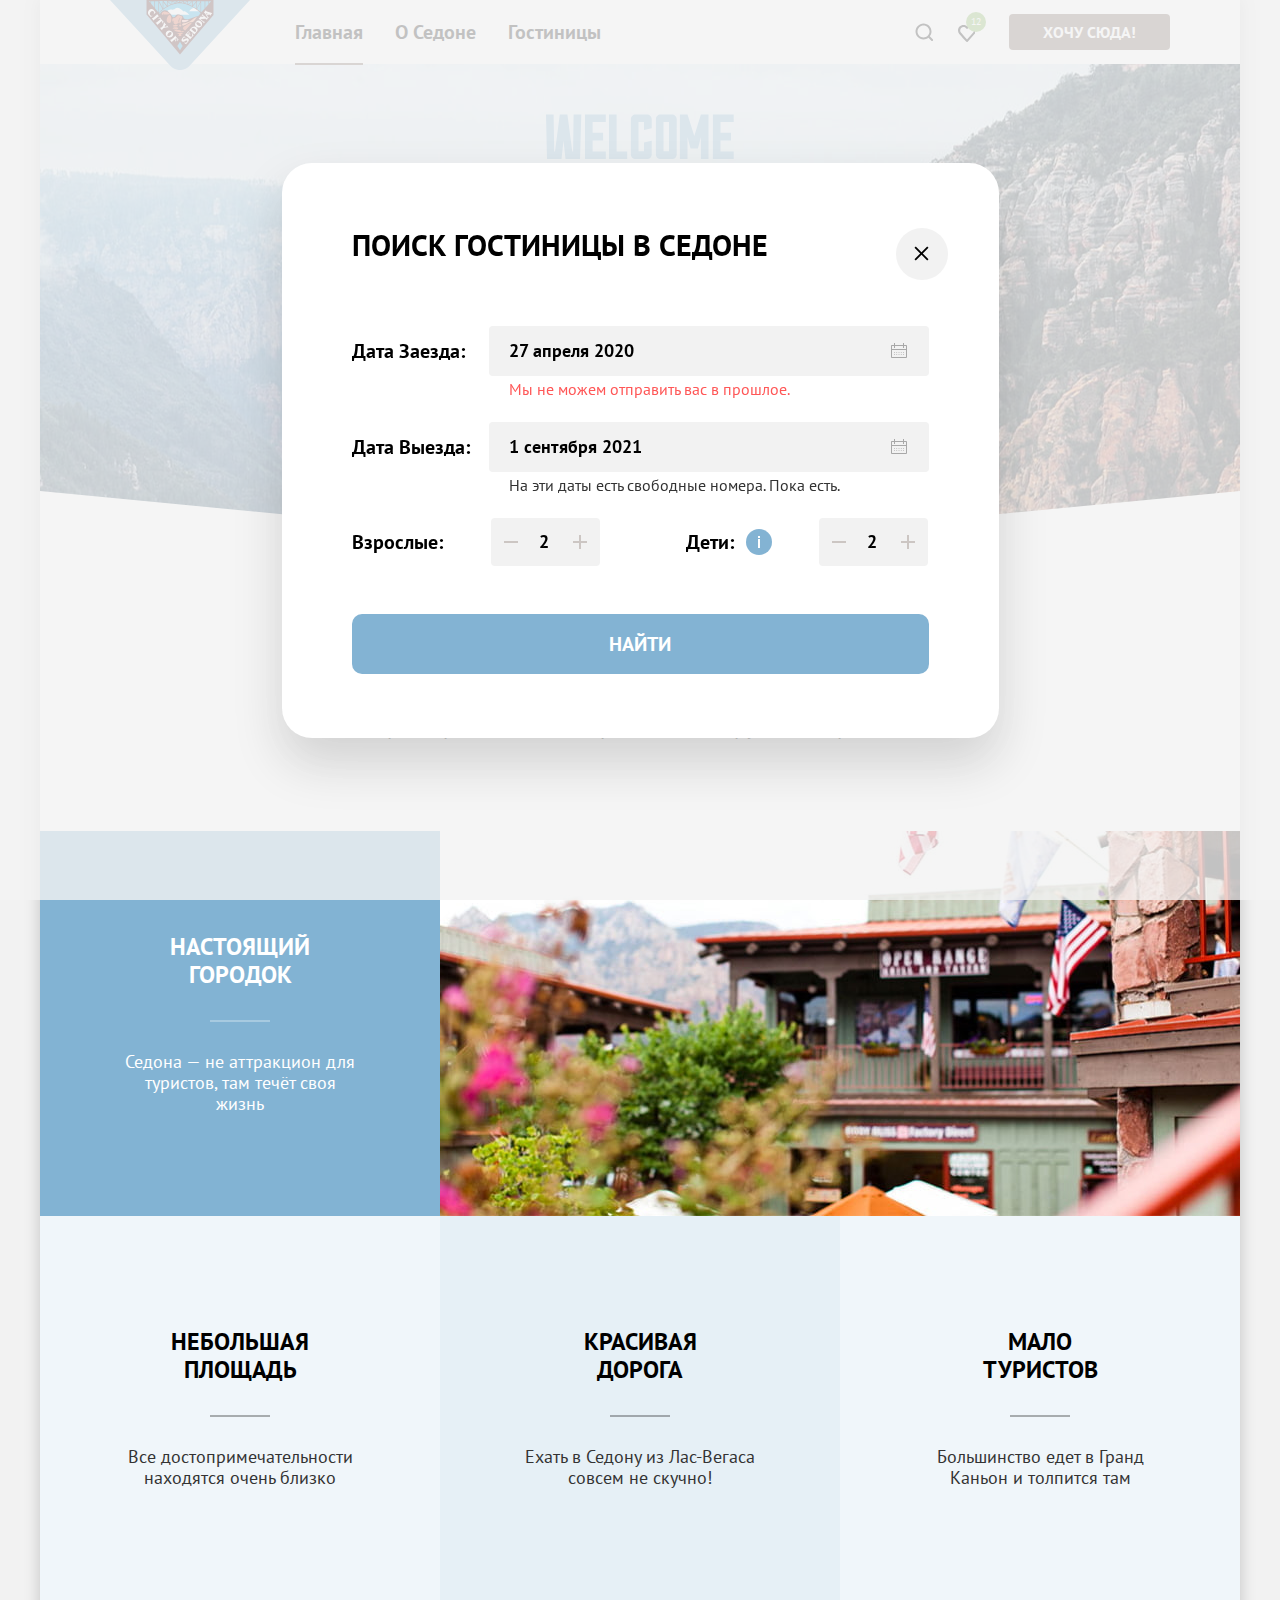
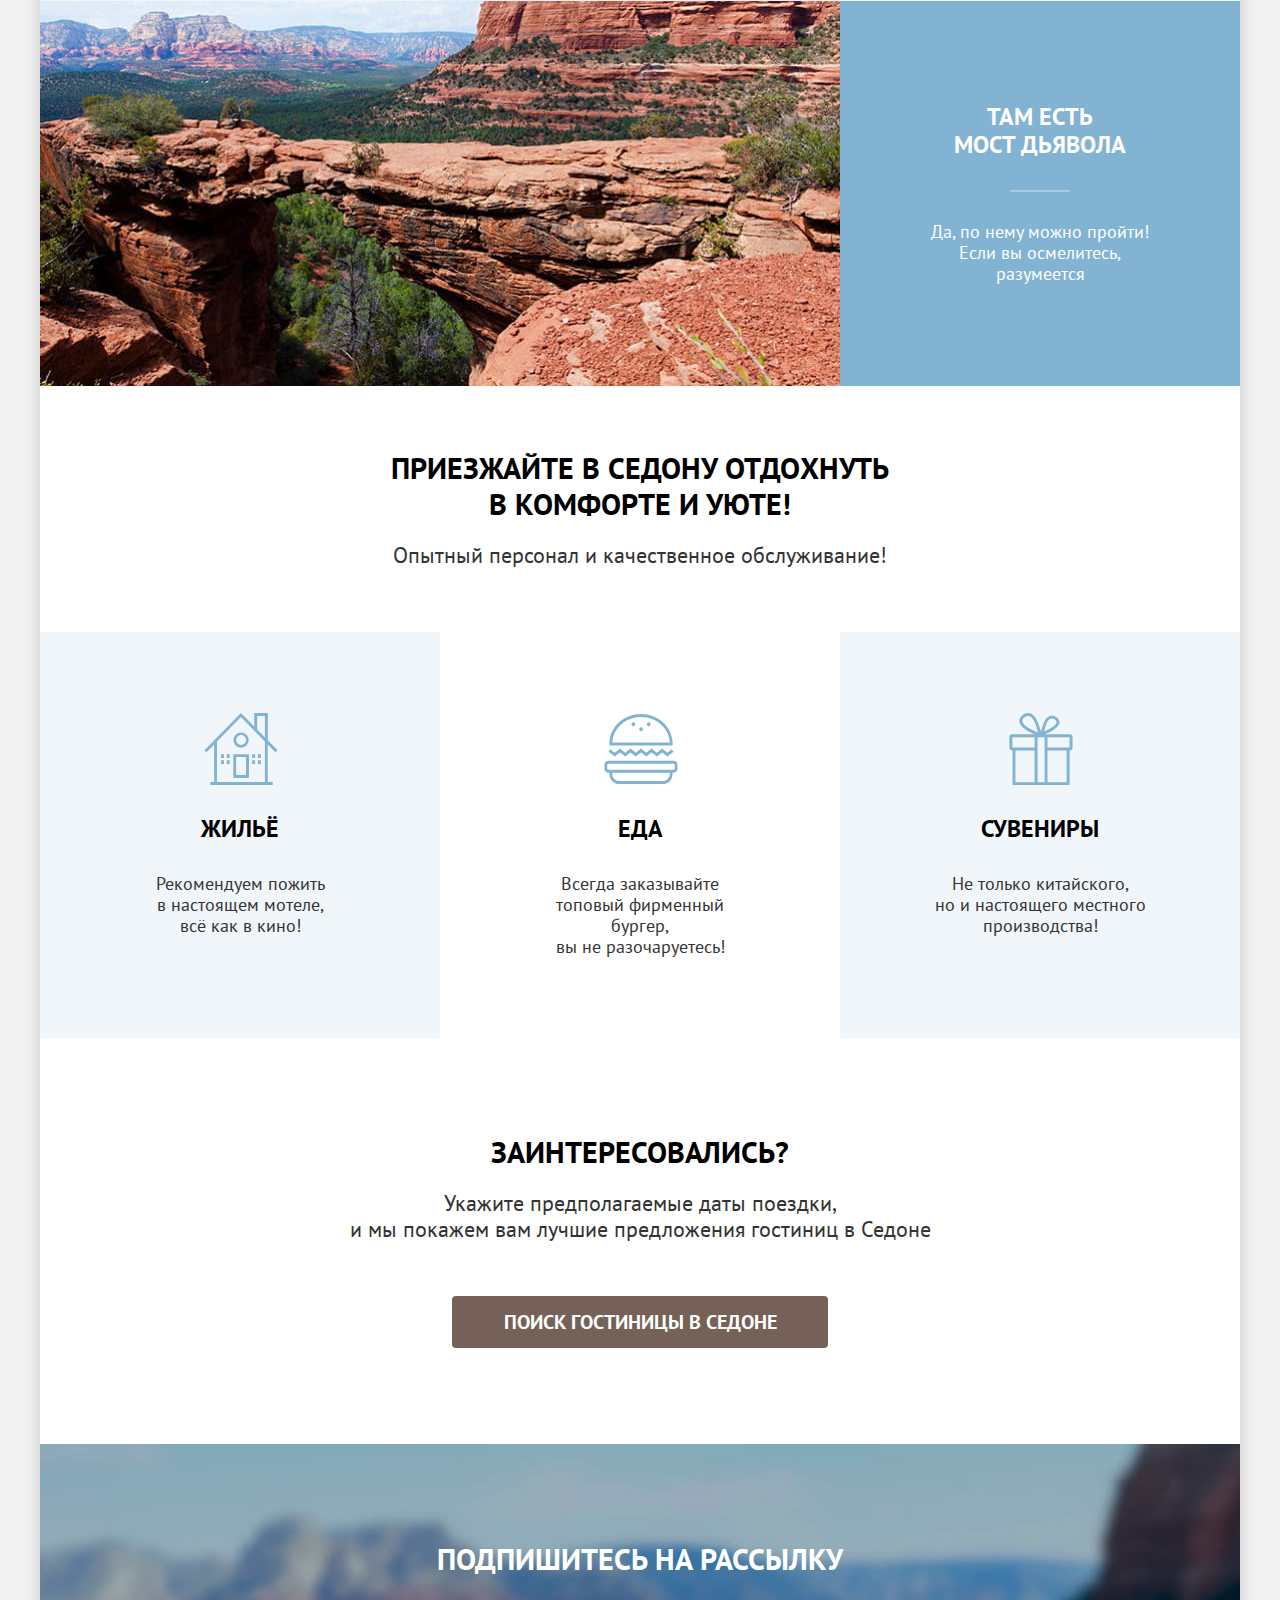
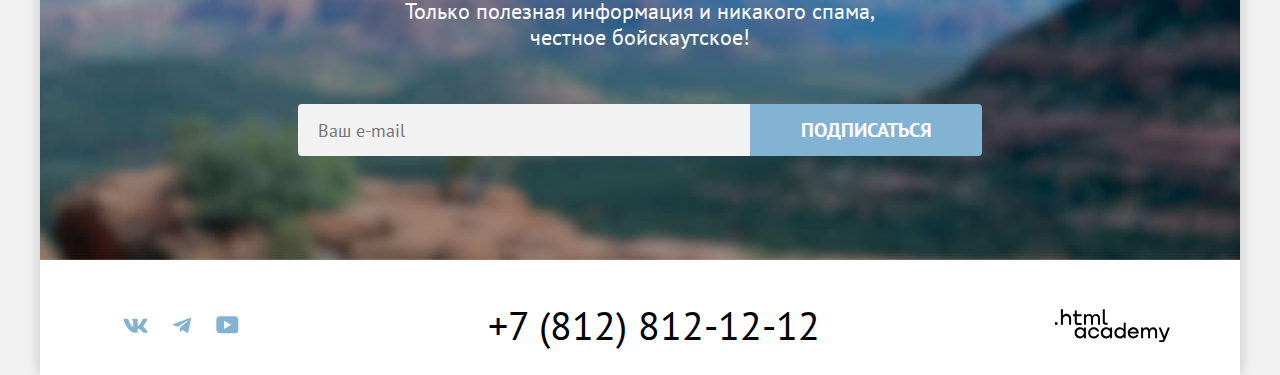
<file: modal.html>
<!DOCTYPE html>
<html lang="ru">
  <head>
    <meta charset="utf-8">
    <title>Седона - городок в Аризоне</title>
    <link rel="icon" href="favicon.ico" sizes="32x32">
    <link rel="stylesheet" href="styles/styles.css">
  </head>

  <body>
    <div class="wrapper">

      <!-- Шапка -->
      <header class="header" data-test="header">
        <nav class="navigation">
          <a class="navigation-logo" href="index.html" aria-current="page">
            <img class="header-logo"  src="images/header/logo.svg" width="140" height="70" alt="Логотип City of Sedona.">
          </a>
          <ul class="navigation-list">
            <li class="navigation-item">
              <a class="navigation-link navigation-link-current" href="index.html" aria-current="page">Главная</a>
            </li>
            <li class="navigation-item">
              <a class="navigation-link" href="#">О Седоне</a>
            </li>
            <li class="navigation-item">
              <a class="navigation-link" href="catalog.html">Гостиницы</a>
            </li>
          </ul>
          <ul class="navigation-user-list">
            <li class="navigation-user-item-search">
              <a class="navigation-user-link" href="#">
                <span class="visually-hidden">Поиск</span>
                <svg class="header-user-item" width="18" height="18" viewBox="0 0 18 18" fill="currentColor" aria-hidden="true" focusable="false" xmlns="http://www.w3.org/2000/svg">
                  <path d="m18.5 17.008-3.7-3.68c1-1.292 1.7-2.983 1.7-4.872C16.5 4.08 12.9.5 8.5.5s-8 3.68-8 8.055c0 4.376 3.6 7.956 8 7.956 1.8 0 3.5-.597 4.9-1.69l3.7 3.679 1.4-1.492Zm-10-2.486c-3.3 0-6-2.685-6-5.967 0-3.282 2.7-5.967 6-5.967s6 2.685 6 5.967c0 3.282-2.7 5.967-6 5.967Z"/>
                </svg>
              </a>
            </li>
            <li class="navigation-user-item-favourites">
              <a class="navigation-user-link" href="#">
                <span class="visually-hidden">Отелей в избранном:</span>
                <svg class="header-user-item" width="18" height="19" viewBox="0 0 18 19" fill="currentColor" aria-hidden="true" focusable="false" xmlns="http://www.w3.org/2000/svg">
                  <path d="M9.9 19c-.3 0-.6-.1-.8-.4-5.4-6.1-6.7-7.5-7-7.9C1.4 9.8 1 8.6 1 7.4 1 4.4 3.4 2 6.5 2 7.8 2 9 2.5 10 3.3c1-.8 2.3-1.3 3.5-1.3 3 0 5.5 2.4 5.5 5.4 0 1.3-.5 2.5-1.3 3.4l-7 7.9c-.2.2-.4.3-.8.3Zm-6-9.5c.3.4 3.5 4 6.1 6.9l6.2-7c.5-.5.7-1.2.7-2 0-1.8-1.5-3.3-3.3-3.3-1 0-2 .5-2.7 1.3-.3.3-.6.4-.9.4-.3 0-.6-.2-.8-.4-.7-.8-1.7-1.3-2.7-1.3-1.8 0-3.3 1.5-3.3 3.3-.1.9.3 1.6.7 2.1-.1 0-.1 0 0 0Z"/>
                </svg>
                <output class="number-of-hearts">12</output>
              </a>
            </li>
          </ul>
          <a class="button header-button" href="#">Хочу сюда!</a>
        </nav>
      </header>

      <main class="main-index" data-test="main">
        <section class="hero" data-test="hero">

          <!--Главный заголовок -->
          <h1 class="visually-hidden">Город Седона</h1>

          <!-- Лого -->
          <img class="hero-logo" src="images/index/welcome.svg" width="458" height="352" alt="Welcome to the gorgeous Sedona, because the Grand Canyon sucks!">
        </section>

        <!-- Преимущества -->
        <section class="advantages" data-test="advantages">
          <h2 class="visually-hidden">Преимущества</h2>
          <div class="advantages-header">
            <p class="advantages-main-title">Седона — небольшой городок в Аризоне, заслуживающий большего!<p>
            <p class="advantages-main-description">Рассмотрим причины, по которым Седона круче, чем Гранд-Каньон!</p>
          </div>
          <ul class="advantages-list">
            <li class="advantages-item-block">
              <div class="advantages-item-content">
                <h3 class="advantages-title advantages-title-content">Настоящий городок</h3>
                <p class="advantages-description">Седона — не аттракцион для туристов, там течёт своя жизнь</p>
              </div>
              <img class="advantages-img" src="images/index/advantages-street.jpg" width="800" height="385" alt="Улица Седоны с домиками на фоне гор.">
            </li>
            <li class="advantages-item">
              <h3 class="advantages-title">Небольшая площадь</h3>
              <p class="advantages-description">Все достопримечательности находятся очень близко</p>
            </li>
            <li class="advantages-item">
              <h3 class="advantages-title">Красивая дорога</h3>
              <p class="advantages-description">Ехать в Седону из Лас-Вегаса совсем не скучно!</p>
            </li>
            <li class="advantages-item">
              <h3 class="advantages-title">Мало туристов</h3>
              <p class="advantages-description">Большинство едет в Гранд Каньон и толпится там</p>
            </li>
            <li class="advantages-item-block">
              <div class="advantages-item-content">
                <h3 class="advantages-title advantages-title-content">Там есть <br>мост дьявола</h3>
                <p class="advantages-description">Да, по нему можно пройти! Если вы осмелитесь, разумеется</p>
              </div>
              <img class="advantages-img" src="images/index/advantages-bridge.jpg" width="800" height="385" alt="Мост дьявола.">
            </li>
          </ul>
        </section>

        <!-- Популярные услуги -->
        <section class="services">
          <div class="services-header">
            <h2 class="services-main-title">Приезжайте в Седону отдохнуть в комфорте и уюте!</h2>
            <p class="services-main-description">Опытный персонал и качественное обслуживание!</p>
          </div>
          <ul class="services-list">
            <li class="services-item services-housing">
              <h3 class="services-title">Жильё</h3>
              <p class="services-description">Рекомендуем пожить <br>в настоящем мотеле, <br>всё как в кино!</p>
            </li>
            <li class="services-item services-food">
              <h3 class="services-title">Еда</h3>
              <p class="services-description">Всегда заказывайте <br>топовый фирменный бургер, <br>вы не разочаруетесь!</p>
            </li>
            <li class="services-item services-souvenirs">
              <h3 class="services-title">Сувениры</h3>
              <p class="services-description">Не только китайского, <br>но и настоящего местного производства!</p>
            </li>
          </ul>
        </section>

        <!-- Поиск гостиницы -->
        <section class="hotel-search" data-test="search">
          <div class="hotel-search-header">
            <h2 class="hotel-search-title">Заинтересовались?</h2>
            <p class="hotel-search-description">Укажите предполагаемые даты поездки, <br>и мы покажем вам лучшие предложения гостиниц в Седоне</p>
          </div>
          <button class="button search-button" name="hotel-search-button" type="button">Поиск гостиницы в Седоне</button>
        </section>

        <!-- Подписка на рассылку -->
        <section class="newsletter newsletter-background" data-test="subscribe">
          <div class="newsletter-header">
            <h2 class="newsletter-title newsletter-title-background">Подпишитесь на рассылку</h2>
            <p class="newsletter-description newsletter-description-background">Только полезная информация и никакого спама, честное бойскаутское!</p>
          </div>
          <form class="newsletter-form" action="https://echo.htmlacademy.ru/" method="post">
            <label for="newsletter-email" class="visually-hidden">Введите Ваш e-mail</label>
            <input class="newsletter-field" placeholder="Ваш e-mail" type="email" name="newsletter-email" id="newsletter-email" required>
            <button class="newsletter-button" type="submit">
              <span>Подписаться</span>
            </button>
          </form>
        </section>
      </main>

      <!-- Подвал -->
      <footer class="footer" data-test="footer">

        <!-- Социальные сети -->
        <section class="footer-social">
          <h2 class="visually-hidden">Социальные сети</h2>
          <ul class="footer-social-list">
            <li class="footer-social-item">
              <a class="footer-link" href="https://vk.com/htmlacademy" target="_blank" rel="noreferrer noopener">
                <span class="visually-hidden">ВКонтакте</span>
                <svg class="footer-social-icon" width="25" height="15" viewBox="0 0 25 15" fill="currentColor" aria-hidden="true" focusable="false" xmlns="http://www.w3.org/2000/svg">
                  <path fill-rule="evenodd" d="M24.12 1.8c.16-.54 0-.94-.8-.94H20.7c-.67 0-.98.34-1.15.73 0 0-1.33 3.2-3.22 5.27-.61.6-.9.8-1.23.8-.16 0-.41-.2-.41-.75v-5.1c0-.66-.19-.95-.74-.95H9.82c-.42 0-.67.3-.67.59 0 .62.95.76 1.04 2.51v3.8c0 .83-.15.98-.48.98-.9 0-3.06-3.2-4.34-6.88-.25-.72-.5-1-1.18-1H1.57c-.75 0-.9.34-.9.73 0 .68.89 4.07 4.14 8.55 2.17 3.06 5.23 4.72 8 4.72 1.68 0 1.88-.37 1.88-1v-2.32c0-.74.16-.88.7-.88.38 0 1.05.19 2.6 1.66 1.79 1.75 2.08 2.54 3.08 2.54h2.63c.75 0 1.12-.37.9-1.1-.23-.72-1.08-1.77-2.2-3.02-.62-.71-1.54-1.48-1.82-1.86-.39-.5-.28-.71 0-1.15 0 0 3.2-4.42 3.54-5.93Z" clip-rule="evenodd"/>
                </svg>
              </a>
            </li>
            <li class="footer-social-item">
              <a class="footer-link" href="https://t.me/htmlacademy" target="_blank" rel="noreferrer noopener">
                <span class="visually-hidden">Telegram</span>
                <svg class="footer-social-icon" width="18" height="17" viewBox="0 0 18 17" fill="currentColor" aria-hidden="true" focusable="false" xmlns="http://www.w3.org/2000/svg">
                  <path d="M16.79.96.84 7.1c-1.09.44-1.08 1.05-.2 1.32l4.1 1.28 9.47-5.98c.44-.27.85-.13.52.17l-7.68 6.93-.28 4.22c.41 0 .6-.2.83-.41l1.99-1.94 4.13 3.06c.77.42 1.31.2 1.5-.71l2.72-12.8c.28-1.1-.43-1.61-1.16-1.28Z"/>
                </svg>
              </a>
            </li>
            <li class="footer-social-item">
              <a class="footer-link" href="https://www.youtube.com/user/htmlacademyru" target="_blank" rel="noreferrer noopener">
                <span class="visually-hidden">YouTube</span>
                <svg class="footer-social-icon" width="23" height="18" viewBox="0 0 23 18" fill="currentColor" aria-hidden="true" focusable="false" xmlns="http://www.w3.org/2000/svg">
                  <path d="M18.94.356H3.507C1.647.356.333 1.95.333 3.756V13.85c0 1.913 1.314 3.506 3.174 3.506H19.16c1.642 0 3.174-1.593 3.174-3.4v-10.2c-.219-1.806-1.532-3.4-3.393-3.4ZM7.995 12.894V4.819l7.333 4.037-7.333 4.038Z"/>
                </svg>
              </a>
            </li>
          </ul>
        </section>

        <!-- Контакты -->
        <section class="footer-contacts">
          <h2 class="visually-hidden">Контакты</h2>
          <address class="footer-contacts-address">
            <a class="footer-contacts-address-phone" href="tel:+78128121212">+7 (812) 812-12-12</a>
          </address>
        </section>

        <!-- Разработчик -->
        <section class="developer">
          <h2 class="visually-hidden">Разработчик данного сайта</h2>
          <a class="academy-logo" href="https://htmlacademy.ru/intensive/htmlcss" target="_blank" rel="noreferrer noopener">
            <span class="visually-hidden">HTML Academy</span>
            <svg class="footer-logo" width="115" height="33" viewBox="0 0 115 33" fill="currentColor" aria-hidden="true" focusable="false" xmlns="http://www.w3.org/2000/svg">
              <path d="M0 13.256v2.6h2.5v-2.6H0Zm11.6-8.4c-1.6 0-2.8.7-3.6 1.7h-.1v-6.2h-2v15.5h2v-5.3c0-2.1 1.3-3.6 3.3-3.6 1.8 0 2.9 1.4 2.9 3.2v5.7h2v-6.1c.1-3-1.8-4.9-4.5-4.9Zm15 .3h-4.8v-3.7h-2v3.8h-1.9v2h1.9v6c0 1.7 1 2.7 2.7 2.7h4.1v-2h-3.7c-.7 0-1.1-.4-1.1-1.1v-5.7h4.8v-2Zm14.5-.2c-1.6 0-2.9.8-3.5 2.1h-.1c-.6-1.2-1.8-2.1-3.4-2.1-1.4 0-2.5.8-3.1 1.8h-.1v-1.6H29v10.6h2v-5.4c0-2 1-3.5 2.6-3.5 1.5 0 2.4 1 2.4 2.6v6.3h2v-5.6c0-2.4 1.4-3.3 2.6-3.3 1.5 0 2.4 1 2.4 2.6v6.3h2v-6.5c.1-2.5-1.4-4.3-3.9-4.3Zm6.7 8.1c0 1.7 1 2.7 2.8 2.7h2v-2h-1.7c-.7 0-1.1-.4-1.1-1.1V.356h-2v12.7Zm-18.9 7c-.9-1.1-2.2-1.8-3.9-1.8-3.1 0-5.4 2.3-5.4 5.6s2.3 5.6 5.4 5.6c1.8 0 3-.8 3.8-1.9h.1v1.6h2v-10.6h-2v1.5Zm-3.6 7.4c-2.2 0-3.6-1.6-3.6-3.6s1.4-3.6 3.6-3.6 3.6 1.6 3.6 3.6c0 1.9-1.4 3.6-3.6 3.6Zm18.9-5.1c-.5-2.4-2.6-4.1-5.4-4.1-3.4 0-5.6 2.5-5.6 5.6 0 3.1 2.2 5.6 5.6 5.6 2.8 0 4.9-1.8 5.4-4.2h-2.1c-.4 1.3-1.7 2.3-3.3 2.3-2.2 0-3.6-1.6-3.6-3.6s1.4-3.6 3.6-3.6c1.6 0 2.8 1 3.3 2.2h2.1v-.2Zm10.9-2.3c-.9-1.1-2.2-1.8-3.9-1.8-3.1 0-5.4 2.3-5.4 5.6s2.3 5.6 5.4 5.6c1.8 0 3-.8 3.8-1.9h.1v1.6h2v-10.6h-2v1.5Zm-3.6 7.4c-2.2 0-3.6-1.6-3.6-3.6s1.4-3.6 3.6-3.6 3.6 1.6 3.6 3.6c0 1.9-1.5 3.6-3.6 3.6Zm17.2-7.3c-.9-1.1-2.2-1.9-3.9-1.9-3.1 0-5.4 2.3-5.4 5.6s2.2 5.6 5.4 5.6c1.7 0 3-.8 3.8-1.8h.1v1.5h2v-15.4h-2v6.4Zm-3.6 7.3c-2.2 0-3.6-1.6-3.6-3.6s1.4-3.6 3.6-3.6 3.6 1.6 3.6 3.6c-.1 2-1.5 3.6-3.6 3.6Zm13.2-9.2c-3.3 0-5.5 2.5-5.5 5.6 0 3 2.1 5.6 5.5 5.6 2.5 0 4.5-1.3 5.2-3.6h-2.1c-.5 1-1.6 1.6-3 1.6-1.9 0-3.3-1.3-3.4-2.9h8.8c.2-3.6-2-6.3-5.5-6.3Zm0 1.9c1.7 0 3 1 3.3 2.6h-6.5c.3-1.5 1.5-2.6 3.2-2.6Zm19.9-1.9c-1.6 0-2.9.8-3.6 2h-.1c-.6-1.2-1.8-2-3.4-2-1.4 0-2.5.7-3.1 1.8v-1.5h-1.9v10.6h2v-5.4c0-2 1-3.4 2.6-3.5 1.5 0 2.4 1 2.4 2.6v6.3h2v-5.6c0-2.4 1.4-3.3 2.6-3.3 1.5 0 2.4 1 2.4 2.6v6.3h2v-6.5c.1-2.6-1.4-4.4-3.9-4.4Zm11.2 9.1-3.6-8.9h-2.2l4.8 11.6c-.3.9-.7 1.2-1.7 1.2h-2.5v2h2.5c1.8 0 2.8-.8 3.5-2.6l4.7-12.2h-2.1l-3.4 8.9Z"/>
            </svg>
          </a>
        </section>
      </footer>

      <!-- Модальное окно -->
      <div class="modal-container" data-test="modal">
        <div class="modal">

          <!-- Кнопка закрытия модального окна -->
          <button class="modal-close-button" type="button">
            <span class="visually-hidden">Закрыть</span>
          </button>

          <!-- Главный заголовок модального окна -->
          <section class="modal-content">
            <h2 class="modal-title">Поиск гостиницы в Седоне</h2>
          </section>

          <!-- Форма -->
          <form class="modal-form" action="https://echo.htmlacademy.ru/" method="get">
            <div class="field-group arrival-date">
              <label class="arrival-date-label" for="date-arrival">Дата заезда:</label>
              <input class="modal-content-input input-img" type="text" id="date-arrival" name="date-arrival" placeholder="Укажите дату заезда" value="27 апреля 2020" required>
              <span class="date-text date-text-mistake">Мы не можем отправить вас в прошлое.</span>
            </div>
            <div class="field-group departure-date">
              <label class="departure-date-label" for="date-departure">Дата выезда:</label>
              <input class="modal-content-input input-img" type="text" id="date-departure" name="date-departure" placeholder="Укажите дату выезда" value="1 сентября 2021" required>
              <span class="date-text">На эти даты есть свободные номера. Пока есть.</span>
            </div>

            <div class="visiting">
              <div class="visiting-group-adults">
                <label class="visiting-title-adults" for="visiting-group-adults">Взрослые:</label>
                <div class="quantity">
                  <button class="quantity-button quantity-button-minus" type="button">
                    <span class="visually-hidden">Уменьшить количество</span>
                    <svg class="minus" xmlns="http://www.w3.org/2000/svg" width="14" height="2" fill="currentColor" viewBox="0 0 14 2">
                      <path  d="M0 0v2h14V0H0Z"/>
                    </svg>
                  </button>
                  <input class="quantity-field" type="number" id="visiting-group-adults" name="visiting-group-adults" placeholder="0" value="2" min="1" step="1">
                  <button class="quantity-button quantity-button-plus" type="button">
                    <span class="visually-hidden">Увеличить количество</span>
                    <svg class="plus" width="14" height="14" viewBox="0 0 14 14" fill="currentColor" xmlns="http://www.w3.org/2000/svg">
                      <path d="M14 6H8V0H6v6H0v2h6v6h2V8h6V6Z"/>
                    </svg>
                  </button>
                </div>
              </div>

              <div class="visiting-group-children">
                <div class="visiting-group-children-wrapper">
                  <label class="visiting-title-children" for="visiting-group-children">Дети:</label>
                  <button class="information-children" type="button">
                    <span class="information-text-children">
                      Укажите количество детей, которые будут с вами, возраст которых от 6 до 18 лет. Дети до 6 лет размещаются бесплатно.
                    </span>
                  </button>
                </div>

                <div class="quantity">
                  <button class="quantity-button quantity-button-minus" type="button">
                    <span class="visually-hidden">Уменьшить количество</span>
                    <svg  class="minus" xmlns="http://www.w3.org/2000/svg" width="14" height="2" fill="currentColor" viewBox="0 0 14 2">
                      <path  d="M0 0v2h14V0H0Z"/>
                    </svg>
                  </button>
                  <input class="quantity-field" type="number" id="visiting-group-children" name="visiting-group-children" placeholder="0" value="2" min="1" step="1">
                  <button class="quantity-button quantity-button-plus" type="button">
                    <span class="visually-hidden">Увеличить количество</span>
                    <svg class="plus" width="14" height="14" viewBox="0 0 14 14" fill="currentColor" xmlns="http://www.w3.org/2000/svg">
                      <path d="M14 6H8V0H6v6H0v2h6v6h2V8h6V6Z"/>
                    </svg>
                  </button>
                </div>
              </div>
            </div>

            <!-- Кнопка поиска -->
            <button class="modal-button-search" type="submit">Найти</button>
          </form>
        </div>
      </div>
    </div>
  </body>
</html>
</file>
<file: styles/styles.css>
/*PT Sans*/
@font-face {
  font-family: "PT Sans";
  font-style: normal;
  font-weight: 400;
  src:url("../fonts/ptsans-400.woff2") format("woff2");
  font-display: swap;
}

@font-face {
  font-family: "PT Sans";
  font-style: normal;
  font-weight: 700;
  src:url("../fonts/ptsans-700.woff2") format("woff2");
  font-display: swap;
}

html {
  height: 100%;
}

*,
*::before,
*::after {
  box-sizing: border-box;
}

/*Все цвета*/
:root {
  --color-white: #ffffff;
  --color-white-transparent: rgba(255, 255, 255, 0.3);
  --color-white-breadcrumbs: rgba(255, 255, 255, 0.6);
  --color-modal-overlay: rgba(242, 242, 242, 0.8);
  --color-red: #ff5757;
  --color-black: #000000;
  --color-modal-shadow: rgba(0, 0, 0, 0.15);
  --color-select-disabled: rgba(0, 0, 0, 0.3);
  --color-shadow: rgba(0, 0, 0, 0.2);
  --color-shadow-range: rgba(0, 0, 0, 0.25);
  --color-shadow-range-active: rgba(0, 0, 0, 0.4);
  --color-brown: #756157;
  --color-brown-current: #756257;
  --color-dark-brown-button: #615048;
  --color-brown-transparent: rgba(117, 97, 87, 0.3);
  --color-dark-brown-text: #333333;
  --color-light-grey-background: #f2f2f2;
  --color-blue: #82b3d3;
  --color-blue-icon: #83b3d3;
  --color-dark-blue-icon: #68a2ca;
  --color-blue-icon-transparent: rgba(104, 162, 202, 0.3);
  --color-green: #7db54f;
  --color-dark-green: #6c9e42;
  --color-newsletter-green: #99c7a5;
  --color-hero-blue: #91d5f5;
  --color-catalog-blue: #5b9cba;
  --color-light-grey: rgba(131, 179, 211, 0.12);
  --color-grey: rgba(131, 179, 211, 0.2);
  --color-card-border: #e6e6e6;
  --color-select-border: #e5e5e5;
}

/*wrapper*/
.wrapper {
  display: flex;
  flex-direction: column;
  width: 1200px;
  margin: 0 auto;
  min-height: 100%;
  background-color: var(--color-white);
  box-shadow: 0 0 15px 0 var(--color-shadow);
}

/*body*/
body {
  font-family: "PT Sans", sans-serif;
  font-size: 18px;
  line-height: 21px;
  color: var(--color-dark-brown-text);
  background-color: var(--color-light-grey-background);
  margin: 0;
  height: 100%;
}

/*Кнопки и ссылки, стилизованные под кнопки*/
.button {
  margin: 0;
  padding: 0;
  box-sizing: border-box;
  font-family: inherit;
  font-size: 16px;
  line-height: 20px;
  font-weight: 700;
  color: var(--color-white);
  text-decoration: none;
  text-transform: uppercase;
  border: none;
  border-radius: 4px;
  cursor: pointer;
}

.header-button {
  background-color: var(--color-brown);
  padding: 8px 34px;
  max-width: 350px;
  min-width: 160px;
}

.search-button {
  width: 376px;
  font-size: 20px;
  line-height: 36px;
  background-color: var(--color-brown);
  padding: 8px 50px;
}

.newsletter-button {
  width: 232px;
  padding: 8px 50px;
  font-family: inherit;
  font-size: 20px;
  line-height: 36px;
  font-weight: 700;
  text-align: center;
  color: var(--color-white);
  background-color: var(--color-blue);
  text-decoration: none;
  text-transform: uppercase;
  border: none;
  border-top-right-radius: 4px;
  border-bottom-right-radius: 4px;
  cursor: pointer;
}

.favourites-button {
  background-color: var(--color-green);
  padding: 8px 18px;
}

.filter-button-apply {
  width: 191px;
  margin-top: 56px;
  padding: 8px 50px;
  background-color: var(--color-blue);
}

.filter-button-reset {
  width: 191px;
  margin-top: 32px;
  padding: 8px 50px;
  background: transparent;
}

.button-show {
  display: inline-block;
  width: 48px;
  height: 48px;
  background-size: 16px 14px;
  background-position: center;
  border: 2px solid var(--color-select-border);
  border-radius: 4px;
  cursor: pointer;
}

.button-show-current {
  border: 2px solid var(--color-black);
}

.button-show-tile {
  background-image: url("../images/catalog/show-tile.svg");
  background-repeat: no-repeat;
}

.button-show-card {
  background-image: url("../images/catalog/show-card.svg");
  background-repeat: no-repeat;
}

.button-show-list {
  background-image: url("../images/catalog/show-list.svg");
  background-repeat: no-repeat;
}

.button-more {
  background-color: var(--color-brown);
  padding: 8px 26px;
}

.button-add {
  background-color: var(--color-blue);
  padding: 8px 20px;
}

/*Кнопки модального окна*/
.modal-close-button {
  position: absolute;
  padding: 0;
  top: 65px;
  right: 51px;
  width: 52px;
  height: 52px;
  background-color: var(--color-light-grey-background);
  border: none;
  border-radius: 50%;
  background-image: url("../images/index/close.svg");
  background-repeat: no-repeat;
  background-position: center;
  cursor: pointer;
}

.modal-button-search {
  margin: 0;
  padding: 18px 77px;
  color: var(--color-white);
  font-family: inherit;
  font-size: 20px;
  line-height: 24px;
  font-weight: 700;
  text-align: center;
  border-radius: 10px;
  background-color: var(--color-blue-icon);
  border: none;
  text-transform: uppercase;
  cursor: pointer;
}

.quantity-button {
  display: flex;
  justify-content: center;
  padding: 0;
  margin: 0 auto;
  height: 100%;
  width: 100%;
  color: var(--color-brown-transparent);
  background: var(--color-light-grey-background);
  cursor: pointer;
  align-items: center;
  border: none;
}

/*Состояния кнопок и ссылок, стилизованных под кнопки*/
/*Коричневые*/
.header-button:hover,
.search-button:hover,
.button-more:hover {
  background-color: var(--color-dark-brown-button);
}

.header-button:focus,
.search-button:focus,
.button-more:focus {
  background-color: var(--color-dark-brown-button);
}

.header-button:active,
.search-button:active,
.button-more:active {
  color: var(--color-white-transparent);
  background-color: var(--color-brown);
}

.header-button:disabled,
.search-button:disabled,
.button-more:disabled {
  color: var(--color-white);
  background-color: var(--color-select-border);
}

/*Голубые*/
.newsletter-button:hover,
.filter-button-apply:hover,
.button-add:hover {
  background-color: var(--color-dark-blue-icon);
}

.newsletter-button:focus,
.filter-button-apply:focus,
.button-add:focus {
  background-color: var(--color-dark-blue-icon);
}

.newsletter-button:active,
.filter-button-apply:active,
.button-add:active {
  color: var(--color-white-transparent);
  background-color: var(--color-blue-icon);
}

.newsletter-button:disabled,
.filter-button-apply:disabled,
.button-add:disabled {
  color: var(--color-white);
  background-color: var(--color-select-border);
}

/*Зелёные*/
.favourites-button:hover {
  background-color: var(--color-dark-green);
}

.favourites-button:focus {
  background-color: var(--color-dark-green);
}

.favourites-button:active {
  color: var(--color-white-transparent);
  background-color: var(--color-green);
}

.favourites-button:disabled {
  color: var(--color-white);
  background-color: var(--color-select-border);
}

/*Прозрачные*/
.filter-button-reset:hover {
  color: var(--color-white);
}

.filter-button-reset:focus {
  outline: 3px solid var(--color-blue-icon);
  color: var(--color-white);
}

.filter-button-reset:active {
  color: var(--color-white-transparent);
}

.filter-button-reset:disabled {
  opacity: 0.2;
}

/*Кнопки фильтра карточек*/
.button-show:hover {
  border-color: var(--color-black);
}

.button-show:focus {
  border-color: var(--color-dark-blue-icon);
}

.button-show:active {
  border-color: var(--color-black);
}

/*Кнопки модального окна*/
.modal-close-button:hover,
.modal-close-button:active {
  background-color: var(--color-card-border);
}

.modal-close-button:active {
  opacity: 0.3;
}

.modal-close-button:focus:not(:active) {
  outline: 3px solid var(--color-blue-icon);
  outline-offset: 0;
}

.modal-button-search:hover {
  background-color: var(--color-dark-blue-icon);
}

.modal-button-search:focus {
  background-color: var(--color-dark-blue-icon);
}

.modal-button-search:active {
  background-color: var(--color-dark-blue-icon);
  color: var(--color-white-transparent);
}

.modal-button-search:disabled {
  color: var(--color-white);
  background-color: var(--color-select-border);
}

.quantity-button:hover {
  color: var(--color-black);
}

.quantity-button:focus {
  color: var(--color-black);
  outline: 3px solid var(--color-blue-icon);
  border-radius: 4px;
}

.quantity-button:active {
  color: var(--color-brown-transparent);
  outline: none;
}

/*Убираем скрытый текст*/
.visually-hidden {
  position: absolute;
  width: 1px;
  height: 1px;
  margin: -1px;
  padding: 0;
  border: 0;
  clip: rect(0 0 0 0);
  overflow: hidden;
}

/*Главная страница*/
/*header*/
.header {
  display: flex;
  padding: 0 70px;
  z-index: 1;
}

.navigation {
  display: flex;
  margin: 0;
  align-items: center;
  flex-grow: 1;
}

.navigation-logo {
  align-self: flex-start;
  margin-right: 29px;
  margin-bottom: -10px;
}

.header-logo:hover,
.header-logo:focus {
  opacity: 0.7;
}

.header-logo:active {
  opacity: 0.5;
}

.navigation-list {
  display: flex;
  flex-wrap: wrap;
  margin: 0;
  padding: 0;
  max-width: 500px;
  list-style-type: none;
}

.navigation-link {
  display: block;
  position: relative;
  padding: 18px 16px;
  font-family: inherit;
  font-size: 20px;
  line-height: 24px;
  font-weight: 700;
  color: var(--color-black);
  background-color: var(--color-white);
  text-decoration: none;
  text-align: center;
}

.navigation-link:hover,
.navigation-link:focus {
  color: var(--color-dark-blue-icon);
}

.navigation-link:active {
  color: var(--color-blue-icon-transparent);
}

.navigation-link.navigation-link-current::after {
  position: absolute;
  content: "";
  width: calc(100% - 32px);
  background-color: var(--color-brown-current);
  height: 2px;
  bottom: -3px;
  left: 50%;
  transform: translateX(-50%);
}

.navigation-user-list {
  display: flex;
  flex-wrap: wrap;
  margin: 0;
  margin-right: 22px;
  margin-left: auto;
  padding: 0;
  list-style-type: none;
  max-width: 150px;
}

.navigation-user-link {
  display: flex;
  justify-content: center;
  padding: 12px;
  position: relative;
  color: var(--color-black);
  align-items: center;
}

.navigation-user-link:hover,
.navigation-user-link:focus {
  color: var(--color-brown);
}

.navigation-user-link:active {
  color: var(--color-brown-transparent);
}

.number-of-hearts {
  display: flex;
  justify-content: center;
  font-family: inherit;
  font-size: 10px;
  line-height: 10px;
  width: 20px;
  height: 20px;
  color: var(--color-white);
  background-color: var(--color-green);
  border-radius: 100%;
  text-decoration: none;
  align-items: center;
  position: absolute;
  right: 1px;
  top: 1px;
}

/*main*/
.main-index {
  margin: 0 auto;
  flex-grow: 1;
}

/*hero*/
.hero {
  color: var(--color-white);
  background-color: var(--color-hero-blue);
  background-image: url("../images/index/divider-background.svg"), url("../images/index/index-background.jpg");
  background-position: bottom, center;
  background-size: 100% auto, cover;
  background-repeat: no-repeat;
  padding-top: 50px;
  padding-bottom: 80px;
  height: 484px;
}

.hero-logo {
  display: block;
  margin: 0 auto;
}

/*advantages*/
/*Описание перед списком преимуществ*/
.advantages {
  padding-top: 69px;
}

.advantages-header {
  margin: 0 auto;
  margin-bottom: 91px;
  padding: 0;
  max-width: 680px;
  text-align: center;
}

.advantages-main-title {
  margin: 0;
  margin-bottom: 25px;
  padding: 0;
  font-size: 30px;
  line-height: 36px;
  font-weight: 700;
  color: var(--color-black);
  text-transform: uppercase;
  text-align: center;
}

.advantages-main-description {
  position: relative;
  margin: 0;
  padding: 0;
  font-size: 22px;
  line-height: 26px;
  text-align: center;
}

/*Список преимуществ*/
.advantages-list {
  display: flex;
  flex-wrap: wrap;
  margin: 0;
  padding: 0;
  text-align: center;
  list-style-type: none;
}

.advantages-title {
  position: relative;
  margin: 0;
  padding: 0;
  font-size: 24px;
  line-height: 28px;
  font-weight: 700;
  color: var(--color-black);
  text-transform: uppercase;
  max-width: 175px;
}

.advantages-description {
  margin: 0;
  padding: 0;
  max-width: 230px;
}

.advantages-item-content .advantages-title::after {
  position: absolute;
  content: "";
  display: block;
  width: 60px;
  height: 2px;
  background-color: var(--color-white-transparent);
  bottom: -33px;
  left: 50%;
  transform: translate(-50%);
}

.advantages-title::after {
  position: absolute;
  content: "";
  display: block;
  width: 60px;
  height: 2px;
  background-color: var(--color-select-disabled);
  bottom: -33px;
  left: 50%;
  transform: translate(-50%);
}

.advantages-item {
  display: flex;
  flex-direction: column;
  gap: 62px;
  margin: 0;
  padding: 112px 85px 113px;
  background-color: var(--color-light-grey);
  width: 400px;
  align-items: center;
}

.advantages-item-block {
  display: flex;
  justify-content: space-between;
  margin: 0;
  padding: 0;
  width: 1200px;
}

.advantages-item-content {
  display: flex;
  flex-direction: column;
  gap: 62px;
  margin: 0;
  padding: 102px 85px;
  width: 400px;
  color: var(--color-white);
  background-color: var(--color-blue);
  align-items: center;
}

.advantages-img {
  display: block;
  margin: 0;
  padding: 0;
  height: 100%;
  object-fit: cover;
}

.advantages-item-block:last-child {
  flex-direction: row-reverse;
}

.advantages-item:nth-child(3) {
  background-color: var(--color-grey);
}

.advantages-title-content {
  color: var(--color-white);
}

/*services*/
/*Описание перед популярными услугами*/
.services {
  padding-top: 64px;
}

.services-header {
  margin: 0 auto;
  margin-bottom: 64px;
  padding: 0;
  max-width: 515px;
}

.services-main-title {
  margin: 0;
  margin-bottom: 20px;
  padding: 0;
  font-size: 30px;
  line-height: 36px;
  font-weight: 700;
  color: var(--color-black);
  text-transform: uppercase;
  text-align: center;
}

.services-main-description {
  margin: 0;
  font-size: 22px;
  line-height: 26px;
  text-align: center;
}

/*Список популярных услуг*/
.services-list {
  display: flex;
  flex-wrap: wrap;
  margin: 0;
  padding: 0;
  text-align: center;
  list-style-type: none;
}

.services-title {
  margin: 0;
  padding: 0;
  font-size: 24px;
  line-height: 28px;
  font-weight: 700;
  color: var(--color-black);
  text-transform: uppercase;
}

.services-description {
  margin: 0;
  padding: 0;
  max-width: 230px;
  text-align: center;
}

.services-item {
  display: flex;
  flex-direction: column;
  gap: 30px;
  padding: 183px 85px 81px;
  width: 400px;
  align-items: center;
}

.services-housing {
  background-color: var(--color-light-grey);
  background-image: url("../images/index/services-housing.svg");
  background-size: 75px 72px;
  background-repeat: no-repeat;
  background-position: center 81px;
}

.services-food {
  background-image: url("../images/index/services-food.svg");
  background-size: 75px 72px;
  background-repeat: no-repeat;
  background-position: center 81px;
}

.services-souvenirs {
  background-color: var(--color-light-grey);
  background-image: url("../images/index/services-souvenirs.svg");
  background-size: 75px 72px;
  background-repeat: no-repeat;
  background-position: center 81px;
}

/*hotel-search*/
.hotel-search {
  display: flex;
  flex-direction: column;
  margin: 0;
  padding-top: 96px;
  padding-bottom: 96px;
  align-items: center;
  text-align: center;
}

.hotel-search-title {
  margin: 0;
  padding: 0;
  font-size: 30px;
  line-height: 36px;
  font-weight: 700;
  color: var(--color-black);
  text-transform: uppercase;
}

.hotel-search-description {
  margin: 0;
  padding: 0;
  font-size: 22px;
  line-height: 26px;
  max-width: 600px;
}

.hotel-search-header {
  display: flex;
  flex-direction: column;
  row-gap: 20px;
  margin-bottom: 54px;
}

/*newsletter*/
.newsletter {
  display: flex;
  flex-direction: column;
  margin: 0;
  padding-top: 43px;
  padding-bottom: 104px;
  text-align: center;
  align-items: center;
}

.newsletter-background {
  color: var(--color-white);
  background-color: var(--color-newsletter-green);
  background-image: url("../images/index/newsletter-background.jpg");
  background-position: center;
  background-size: cover;
  background-repeat: no-repeat;
}

.newsletter-title {
  margin: 0;
  padding: 0;
  font-size: 30px;
  line-height: 36px;
  font-weight: 700;
  color: var(--color-black);
  text-transform: uppercase;
}

.newsletter-title-background {
  color: var(--color-white);
}

.newsletter-description-background {
  color: var(--color-white);
}

.newsletter-description {
  margin: 0;
  padding: 0;
  font-size: 22px;
  line-height: 26px;
  max-width: 490px;
}

.newsletter-header {
  display: flex;
  flex-direction: column;
  row-gap: 21px;
  padding: 54px;
}

.newsletter-field {
  margin: 0;
  padding-left: 20px;
  font-family: inherit;
  font-size: 18px;
  line-height: 24px;
  width: 452px;
  height: 52px;
  background-color: var(--color-light-grey-background);
  border: var(--color-light-grey-background);
  border-top-left-radius: 4px;
  border-bottom-left-radius: 4px;
}

.newsletter-field:hover {
  background-color: var(--color-card-border);
}

.newsletter-field:focus {
  outline: 3px solid var(--color-blue-icon);
  background-color: var(--color-card-border);
}

.newsletter-form {
  display: flex;
}

/*footer*/
.footer {
  display: flex;
  margin: 0;
  padding: 45px 70px 30px;
  align-items: center;
}

/*Список социальных сетей*/
.footer-social {
  max-width: 146px;
}

.footer-social-list {
  display: flex;
  flex-wrap: wrap;
  justify-content: space-around;
  margin: 0;
  padding: 0;
  list-style-type: none;
  width: 142px;
  align-items: center;
}

.footer-link {
  display: flex;
  margin: 0;
  padding: 8px;
  font-family: inherit;
  font-size: 20px;
  line-height: 24px;
  font-weight: 700;
  color: var(--color-blue-icon);
  background-color: var(--color-white);
  text-decoration: none;
  align-items: center;
  height: auto;
}

.footer-link:hover,
.footer-link:focus {
  color: var(--color-dark-blue-icon);
}

.footer-link:active {
  color: var(--color-blue-icon-transparent);
}

/*Контакты*/
.footer-contacts {
  margin: 0 auto;
  width: auto;
}

.footer-contacts-address {
  display: flex;
  flex-direction: column;
  row-gap: 10px;
}

.footer-contacts-address-phone {
  width: auto;
  margin: 0;
  padding: 0 45px;
  font-style: normal;
  font-size: 40px;
  line-height: 40px;
  color: var(--color-black);
  text-decoration: none;
  align-items: center;
  height: auto;
}

.footer-contacts-address-phone:hover,
.footer-contacts-address-phone:focus {
  color: var(--color-brown);
}

.footer-contacts-address-phone:active {
  color: var(--color-brown-transparent);
}

/*Логотип разработчика*/
.developer {
  width: auto;
}

.academy-logo {
  display: flex;
  margin: 0;
  padding: 0;
  color: var(--color-black);
}

.academy-logo:hover,
.academy-logo:focus {
  color: var(--color-brown);
}

.academy-logo:active {
  color: var(--color-brown-transparent);
}

/*Модальное окно*/
.modal-container {
  position: fixed;
  top: 0;
  left: 0;
  display: flex;
  width: 100%;
  height: 100%;
  background-color: var(--color-modal-overlay);
  z-index: 2;
}

.modal-container-close {
  display: none;
}

.modal {
  position: relative;
  margin: auto;
  padding: 64px 70px;
  width: 717px;
  background-color: var(--color-white);
  border-radius: 30px;
  box-shadow: 0 25px 50px 0 var(--color-modal-shadow);
}

.modal-title {
  margin: 0;
  margin-bottom: 63px;
  padding: 0;
  font-family: "PT Sans", sans-serif;
  font-size: 30px;
  line-height: 36px;
  font-weight: 700;
  color: var(--color-black);
  text-transform: uppercase;
}

.modal-form {
  display: flex;
  flex-direction: column;
}

.arrival-date-label,
.departure-date-label {
  font-size: 20px;
  font-weight: 700;
  line-height: 24px;
  color: var(--color-black);
  text-align: left;
  text-transform: capitalize;
  align-self: center;
}

.modal-content-input {
  padding: 11px 20px 11px 20px;
  font-family: inherit;
  font-weight: 700;
  font-size: 18px;
  width: 100%;
  border-radius: 4px;
  background: var(--color-light-grey-background);
  border: none;
}

.modal-content-input:hover {
  background-color: var(--color-card-border);
}

.modal-content-input:focus {
  outline: 3px solid var(--color-blue-icon);
  background-color: var(--color-card-border);
}

.field-group .input-img {
  background-image: url("../images/index/date.svg");
  background-repeat: no-repeat;
  background-position:  center right 20px;
}

.field-group {
  margin-bottom: 22px;
  position: relative;
  display: grid;
  grid-template-columns: 120px 1fr;
  grid-template-rows: 50px;
  row-gap: 3px;
  column-gap: 17px;
}

.date-text {
  grid-column: 2/-1 ;
  padding: 0 20px;
  font-size: 16px;
  line-height: 21px;
  color: var(--color-dark-brown-text);
}

.date-text-mistake {
  color: var(--color-red);
}

.visiting-title-adults,
.visiting-title-children {
  font-size: 20px;
  font-weight: 700;
  line-height: 24px;
  color: var(--color-black);
  text-align: left;
  text-transform: capitalize;
  align-self: center;
}

.visiting-title-adults {
  margin-right: 48px;
}

.visiting-title-children {
  margin-right: 12px;
}

.quantity {
  display: flex;
}

.quantity-button-minus {
  height: 48px;
  width: 40px;
  color: var(--color-brown-transparent);
  margin-right: -2px;
  border-radius: 4px 0 0 4px;
  border: none;
  cursor: pointer;
  background-position: center;
}

.quantity-button-plus {
  height: 48px;
  width: 40px;
  color: var(--color-brown-transparent);
  margin-right: -2px;
  border-radius: 0 4px 4px 0;
  border: none;
  cursor: pointer;
  background-position: center;
}

.visiting {
  display: flex;
  margin-bottom: 48px;
}

.visiting-group-adults {
  display: flex;
  width: auto;
  margin-right: 88px;
  align-items: center;
}

.quantity-field {
  width: 31px;
  font-family: inherit;
  font-size: 18px;
  font-weight: 700;
  line-height: 20px;
  text-align: center;
  color: var(--color-black);
  background-color: var(--color-light-grey-background);
  border: none;
  -webkit-appearance: textfield;
  appearance: textfield;
}

.quantity-field::-webkit-outer-spin-button,
.quantity-field::-webkit-inner-spin-button {
  -webkit-appearance: none;
  appearance: none;
  margin: 0;
}

.visiting-group-children {
  display: flex;
  align-items: center;
}

.visiting-group-children-wrapper {
  display: flex;
  margin-right: 47px;
}

/*Стилизация тултипа*/
.information-children {
  position: relative;
  padding: 6px;
  width: 26px;
  height: 26px;
  background-color: var(--color-blue-icon);
  background-image: url("../images/index/tooltip.svg");
  background-repeat: no-repeat;
  background-position: center;
  border-radius: 50%;
  border: none;
}

.information-children:hover .information-text-children {
  display: block;
}

.information-children:focus-within .information-text-children {
  display: block;
}

.information-text-children {
  display: none;
  position: absolute;
  top: 41px;
  left: -116px;
  width: 257px;
  font-size: 15px;
  line-height: 20px;
  padding: 20px 18px 23px 22px;
  color: var(--color-white);
  background-color: var(--color-dark-brown-text);
  box-shadow: 0 25px 50px 0 var(--color-modal-shadow);
  border-radius: 10px;
  text-align: left;
}

.information-text-children::before {
  position: absolute;
  content: "";
  top: -8px;
  right: 119px;
  width: 19px;
  height: 9px;
  background-image: url("../images/index/tooltip-arrow.svg");
}

/*Страница каталога*/
.main-catalog {
  margin: 0;
  flex-grow: 1;
}

.catalog-background {
  color: var(--color-white);
  background-color: var(--color-catalog-blue);
  background-image: url("../images/catalog/filter-background.jpg");
  background-size: cover;
  background-position: center;
  background-repeat: no-repeat;
  margin: 0;
  padding: 36px 70px 63px 70px;
  z-index: 2;
}

/*title*/
/*Шапка фильтра гостиниц*/
.catalog-filter-header {
  display: flex;
  flex-direction: column;
  gap: 8px;
  margin: 0;
  padding: 0;
}

.catalog-header-title {
  font-size: 60px;
  line-height: 78px;
  font-weight: 700;
  color: var(--color-white);
  margin: 0;
  padding: 0;
}

/*breadcrumbs*/
.breadcrumbs {
  display: flex;
  flex-wrap: wrap;
  margin: 0;
  padding: 0;
  list-style-type: none;
  position: relative;
  align-items: center;
}

.breadcrumbs-item {
  position: relative;
  margin: 0;
  padding: 0;
  text-align: center;
}

.breadcrumbs-item:first-child {
  margin-right: 10px;
  background-image: url("../images/catalog/arrow-right.svg");
  background-repeat: no-repeat;
  background-position: right;
}

/*link*/
.breadcrumbs-link {
  position: relative;
  display: block;
  font-family: inherit;
  font-size: 16px;
  line-height: 21px;
  color: var(--color-white);
  text-decoration: none;
  margin: 0;
  padding: 0;
  text-align: center;
}

.breadcrumbs-link:hover,
.breadcrumbs-link:focus {
  color: var(--color-white-breadcrumbs);
}

.breadcrumbs:active {
  color: var(--color-white-transparent);
}

.breadcrumbs-link-home {
  width: 31px;
  height: 15px;
  background-image: url("../images/catalog/small-house.svg");
  background-repeat: no-repeat;
  background-position: left;
}

/*Фильтр гостиниц*/
.catalog-hotels {
  margin: 0;
  padding: 0;
}

.catalog-filter-header {
  margin-bottom: 39px;
}

.catalog-filter {
  display: grid;
  grid-template-columns: 210px 281px 348px 191px;
  gap: 10px;
  margin: 0;
  padding: 0;
}

.catalog-filter-group {
  margin: 0;
  padding: 0;
  border: none;
  color: var(--color-white);
}

/*Стилизация инфраструктуры и типа жилья*/
.catalog-filter-list {
  display: flex;
  flex-direction: column;
  gap: 17px;
  margin: 0;
  margin-right: 70px;
  margin-left: 36px;
  padding: 0;
  list-style-type: none;
}

.catalog-filter-title {
  margin: 0;
  margin-bottom: 32px;
  padding: 0;
  font-size: 20px;
  line-height: 24px;
  font-weight: 700;
  text-transform: capitalize;
}

.catalog-filter-item {
  line-height: 23px;
}

/*Стилизация чекбоксов и радио-кнопок*/
.control {
  position: relative;
  cursor: pointer;
}

.catalog-mark {
  position: absolute;
  width: 20px;
  height: 20px;
  top: 2px;
  left: -35px;
  background-color: var(--color-white);
}

.control-input {
  line-height: 23px;
}

.control-input[type="checkbox"] + .catalog-mark {
  border-radius: 4px;
}

.control-input[type="checkbox"]:checked + .catalog-mark::after {
  position: absolute;
  content: "";
  width: 13px;
  height: 10px;
  top: 5px;
  left: 4px;
  background-image: url("../images/catalog/checkbox.svg");
  background-repeat: no-repeat;
}

.control-input[type="radio"] + .catalog-mark {
  border-radius: 50%;
}

.control-input[type="radio"]:checked + .catalog-mark::after {
  position: absolute;
  content: "";
  width: 10px;
  height: 10px;
  top: 5px;
  left: 5px;
  background-image: url("../images/catalog/radio.svg");
  background-repeat: no-repeat;
  background-size: 10px;
}

.control:hover .catalog-mark,
.control:hover .catalog-input-title {
  opacity: 0.4;
}

.control:active .catalog-mark,
.control:active .catalog-input-title {
  opacity: 0.2;
}

.control-input[type="checkbox"]:focus ~ .catalog-mark {
  outline: 3px solid var(--color-blue-icon);
  border-radius: 4px;
}

.control-input[type="radio"]:focus ~ .catalog-mark {
  outline: 3px solid var(--color-blue-icon);
  border-radius: 17px;
}

.control:has(.control-input:disabled) {
  opacity: 0.3;
  pointer-events: none;
}

/*Цена гостиницы в фильтре*/
.cost-wrapper {
  display: grid;
  grid-template-columns: 144px 144px;
  row-gap: 44px;
  column-gap: 2px;
}

.control-cost {
  display: flex;
  position: relative;
  column-gap: 3px;
}

.control-input-cost {
  margin: 0;
  padding-left: 20px;
  font-family: inherit;
  font-size: 18px;
  line-height: 24px;
  font-weight: 700;
  max-width: 141px;
  height: 48px;
  color: var(--color-black);
  background-color: var(--color-light-grey-background);
  border: none;
  -webkit-appearance: textfield;
  appearance: textfield;
}

.left-cost {
  border-top-left-radius: 4px;
  border-bottom-left-radius: 4px;
}

.right-cost {
  border-top-right-radius: 4px;
  border-bottom-right-radius: 4px;
}

.filter-cost {
  display: flex;
  position: relative;
  column-gap: 2px;
}

.control-input-cost::-webkit-outer-spin-button,
.control-input-cost::-webkit-inner-spin-button {
  -webkit-appearance: none;
}

.control-input-cost:hover {
  background-color: var(--color-card-border);
}

.control-input-cost:focus {
  outline: 3px solid var(--color-blue-icon);
  background-color: var(--color-card-border);
}

.cost-text {
  position: absolute;
  margin: 0;
  padding: 0;
  font-family: inherit;
  line-height: 24px;
  color: var(--color-black);
  text-align: right;
  right: 20px;
  top: 11px;
  opacity: 0.3;
}

/*Слайдер в фильтре гостиниц*/
.range-scale {
  grid-column: 1 / -1;
  position: relative;
  height: 4px;
  margin-bottom: 16px;
  background-color: var(--color-white-transparent);
}

.range-bar {
  position: absolute;
  height: 4px;
  background-color: var(--color-white);
}

.range-toggle {
  position: absolute;
  width: 20px;
  height: 20px;
  background-color: var(--color-white);
  border: none;
  border-radius: 5px;
  cursor: pointer;
}

.range-toggle:hover {
  background: var(--color-white);
  outline: 2px solid var(--color-blue-icon);
  box-shadow: 0 4 10 0 var(--color-shadow-range);
}

.range-toggle:focus {
  outline: 3px solid var(--color-blue-icon);
  box-shadow: 0 4 10 0 var(--color-shadow-range);
}

.range-toggle:active {
  outline: 2px solid var(--color-blue-icon);
  box-shadow: 0 7 15 0 var(--color-shadow-range-active);
}

.toggle-min {
  top: -8px;
  left: 0;
}

.toggle-max {
  top: -8px;
  right: -20px;
}

/*Каталог гостиниц*/
.catalog {
  margin: 0;
  padding: 48px 70px 58px;
}

/*Шапка каталога с селектом*/
.catalog-header {
  display: grid;
  grid-template-columns: 538px 362px 160px;
  margin: 0;
  margin-bottom: 39px;
  padding: 0;
  align-items: center;
}

.catalog-main-title {
  margin: 0;
  padding: 0;
  font-size: 30px;
  line-height: 36px;
  font-weight: 700;
  color: var(--color-black);
  text-transform: uppercase;
}

.select-control {
  padding: 12px 4px 12px 18px;
  width: 292px;
  font-family: inherit;
  font-size: 18px;
  line-height: 21px;
  font-weight: 400;
  color: var(--color-dark-brown-text);
  border: 2px solid var(--color-select-border);
  border-radius: 4px;
  background-color: var(--color-white);
  background-image: url("../images/catalog/arrow-down.svg");
  background-repeat: no-repeat;
  background-position: center right 20px;
  cursor: pointer;
  -webkit-appearance: none;
  appearance: none;
}

.select-control:hover {
  border: 2px solid var(--color-dark-blue-icon);
}

.select-control:focus {
  border: 2px solid var(--color-dark-blue-icon);
}

.select-control:disabled {
  color: var(--color-select-disabled);
  border: 2px solid var(--color-select-disabled);
}

.catalog-header-list {
  margin: 0;
  padding: 0;
  list-style-type: none;
}

/*Стилизация кнопок показа каталога*/
.catalog-header-list {
  display: grid;
  grid-template-columns: repeat(3, 48px);
  gap: 8px;
  list-style-type: none;
}

/*Список гостиниц*/
.catalog-list {
  display: grid;
  grid-template-columns: repeat(3, 340px);
  gap: 20px;
  margin: 0;
  margin-bottom: 80px;
  padding: 0;
  list-style-type: none;
}

/*Карточка гостиницы*/
.catalog-card {
  position: relative;
  display: flex;
  flex-direction: column;
  margin: 0;
  padding: 19px;
  width: 340px;
  border: 1px solid var(--color-card-border);
  border-radius: 4px;
}

.catalog-card-title {
  font-family: inherit;
  font-size: 24px;
  line-height: 28px;
  margin: 0;
  padding: 16px 0;
}

.catalog-card-block {
  display: flex;
  justify-content: space-between;
  align-items: center;
}

.catalog-card-block:not(:last-child) {
  padding-bottom: 16px;
}

.catalog-card-link {
  font-size: 24px;
  line-height: 28px;
  font-weight: 700;
  color: var(--color-black);
  background-color: var(--color-white);
  text-decoration: none;
}

.catalog-card-image {
  display: block;
}

.hotel-type {
  margin: 0;
  padding: 0;
}

.hotel-price {
  margin: 0;
  padding: 0;
}

.catalog-card:last-child::after {
  position: absolute;
  content: "";
  width: 1060px;
  background-color: var(--color-card-border);
  height: 1px;
  bottom: -42px;
  left: 0;
  transform: translateX(0);
}

/*Рейтинг гостиницы*/
.hotel-stars-list {
  display: flex;
  justify-content: flex-start;
  margin: 0;
  padding: 0;
  list-style-type: none;
}

.hotel-star-item {
  margin: 0;
  margin-top: 10px;
  margin-bottom: 10px;
  margin-right: 6px;
  padding: 0;
  width: 18px;
  height: 17px;
  background-image: url("../images/catalog/hotel-star.svg");
  background-repeat: no-repeat;
  background-size: cover;
  background-position: center;
}

.rating {
  padding: 9px 22px 8px 23px;
  font-size: 16px;
  line-height: 20px;
  background-color: var(--color-light-grey-background);
  text-transform: uppercase;
  border-radius: 4px;
}

/*Пагинация*/
.pagination-list {
  display: flex;
  flex-wrap: wrap;
  margin: 0;
  padding: 0;
  list-style-type: none;
}

.pagination-link {
  display: block;
  min-width: 60px;
  min-height: 60px;
  padding: 11px 0;
  font-family: inherit;
  font-size: 20px;
  line-height: 36px;
  font-weight: 700;
  text-align: center;
  color: var(--color-white);
  background-color: var(--color-blue);
  text-decoration: none;
  border-radius: 4px;
}

.pagination-item:not(:last-child) {
  margin-right: 8px;
}

.pagination-link[href^="#"]:hover {
  outline: 1px solid var(--color-blue);
  background-color: var(--color-dark-blue-icon);
}

.pagination-link:focus {
  border: 1px solid var(--color-blue);
  background-color: var(--color-dark-blue-icon);
}

.pagination-link:active {
  color: var(--color-white-transparent);
  background-color: var(--color-blue);
}

.pagination-current .pagination-link {
  color: var(--color-black);
  background-color: var(--color-light-grey-background);
}

.pagination-ellipsis .pagination-link {
  color: var(--color-black);
  background-color: transparent;
}
</file>
